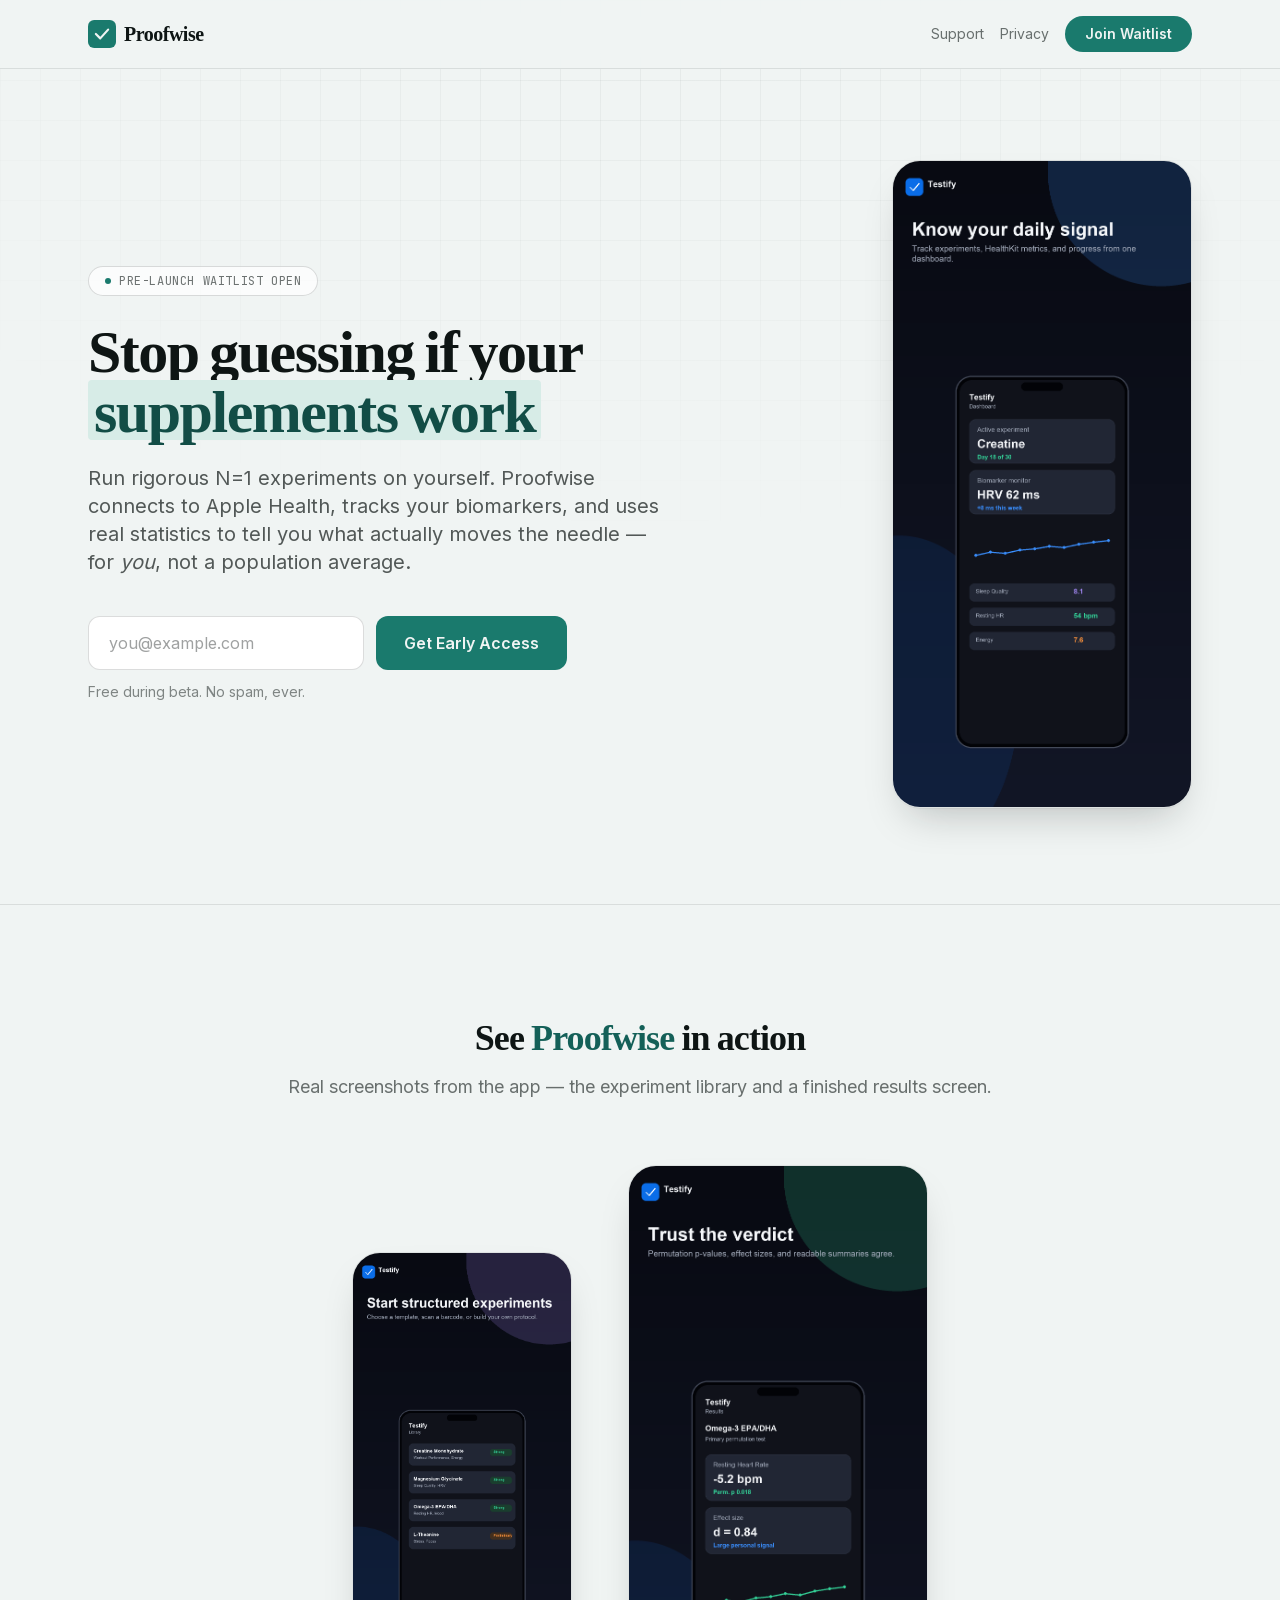
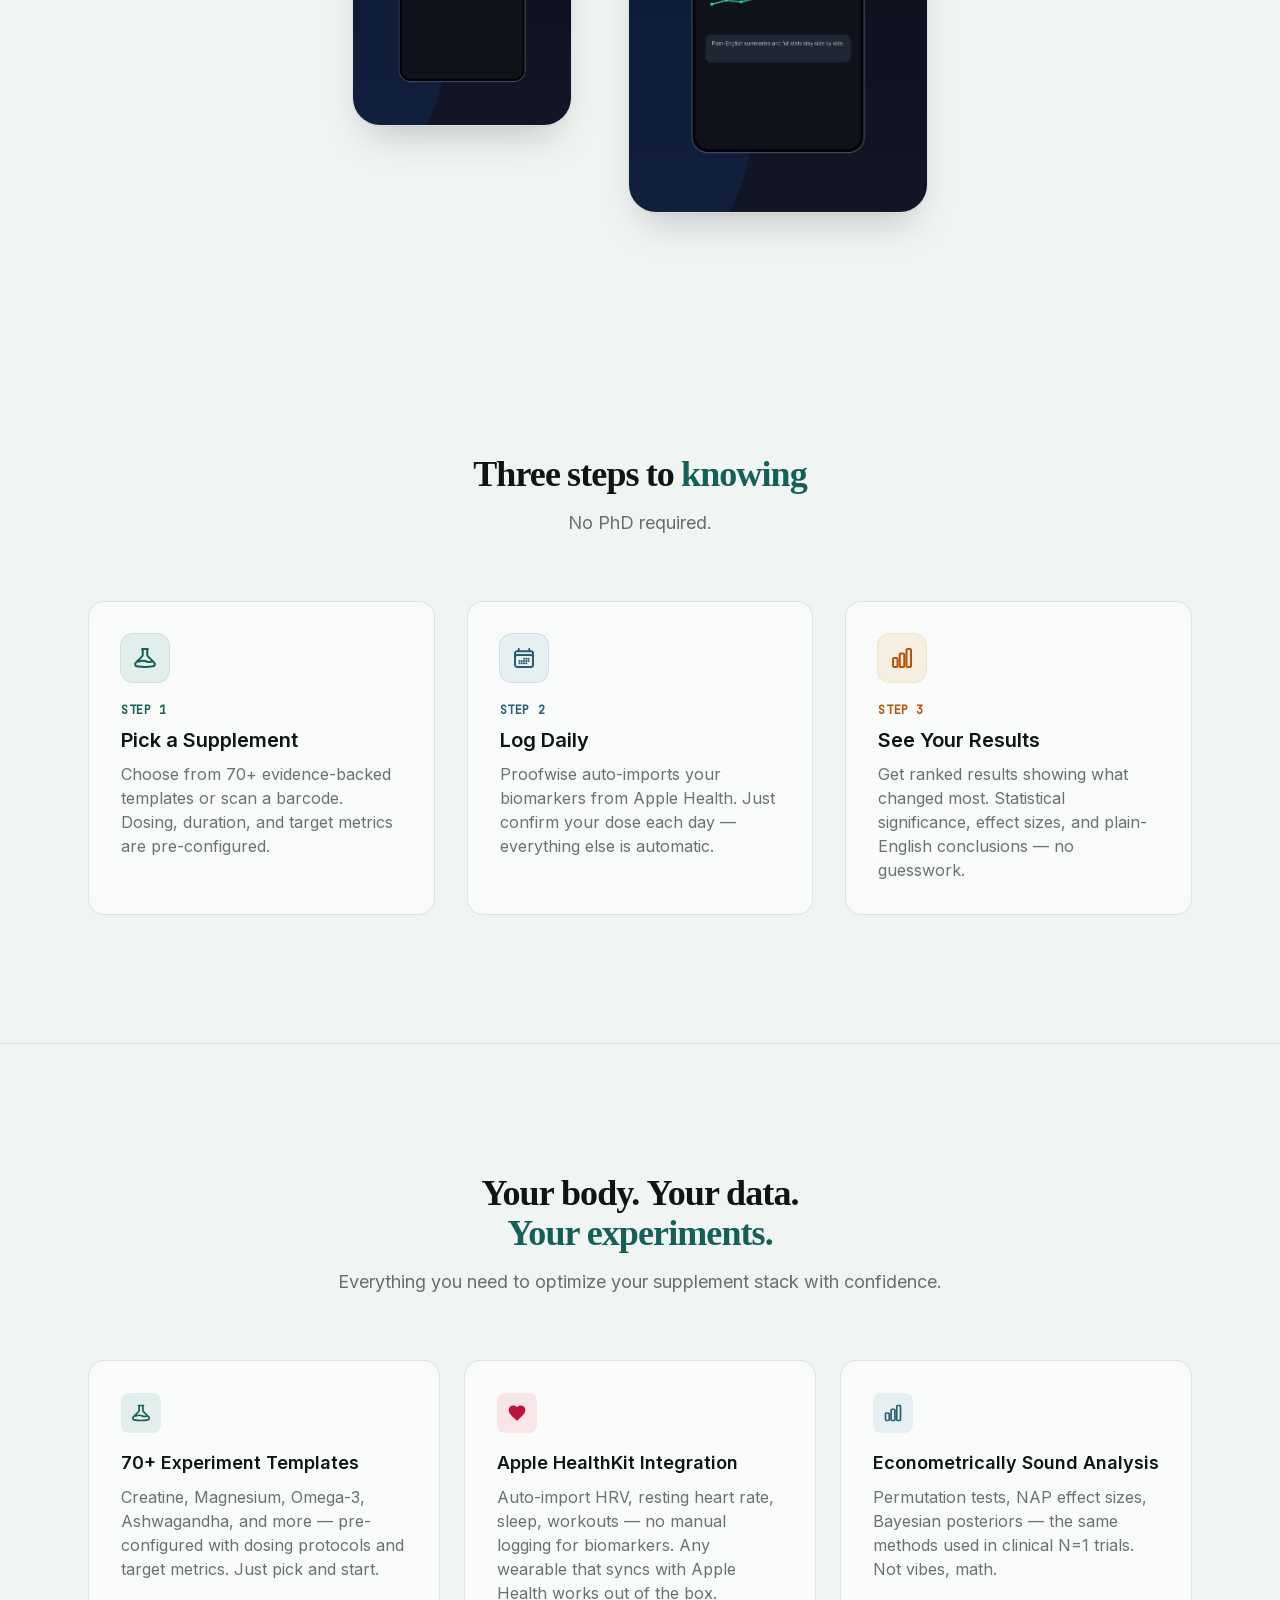
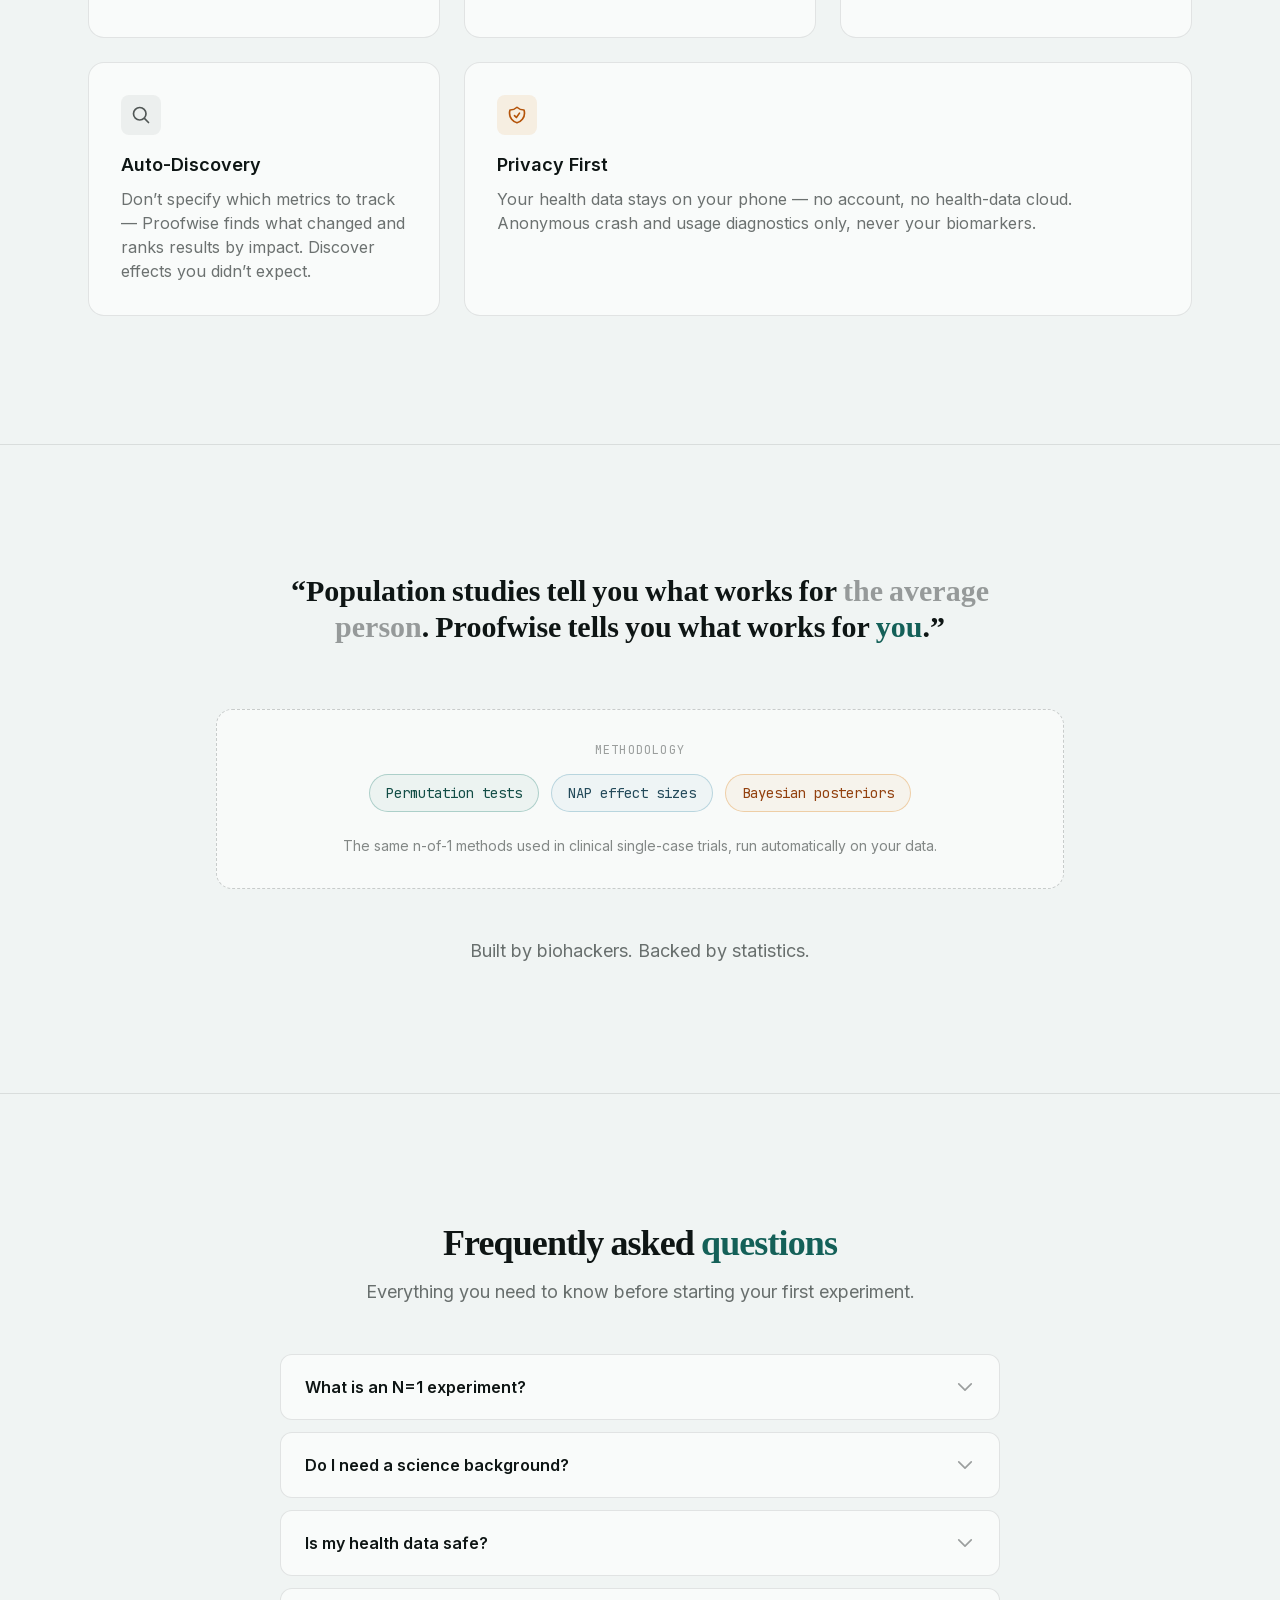
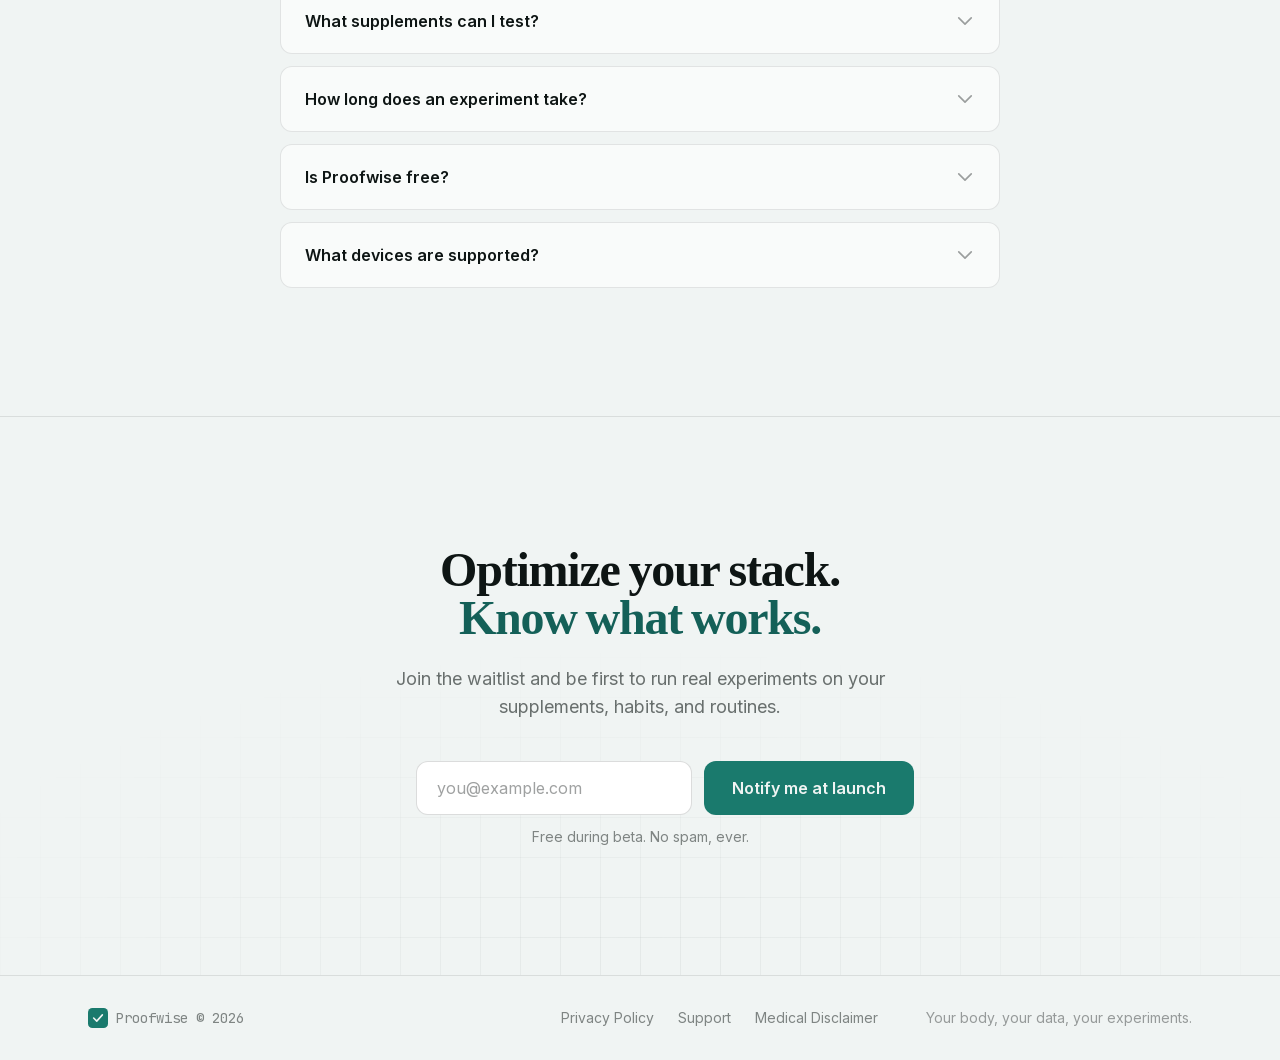
<file: index.html>
<!DOCTYPE html><html lang="en"> <head><meta charset="UTF-8"><meta name="viewport" content="width=device-width, initial-scale=1.0"><meta name="description" content="Run your own N=1 supplement experiments with statistical rigor. Track biomarkers, log interventions, and know what actually works for YOU."><meta name="generator" content="Astro v5.17.3"><meta name="theme-color" content="#F0F4F3"><!-- Open Graph --><meta property="og:title" content="Proofwise - Stop Guessing If Your Supplements Work"><meta property="og:description" content="Run your own N=1 supplement experiments with statistical rigor. Track biomarkers, log interventions, and know what actually works for YOU."><meta property="og:type" content="website"><meta property="og:url" content="https://proofwise-app.github.io/"><meta property="og:image" content="https://proofwise-app.github.io/og-image.png"><meta property="og:image:width" content="1200"><meta property="og:image:height" content="630"><!-- Twitter Card --><meta name="twitter:card" content="summary_large_image"><meta name="twitter:title" content="Proofwise - Stop Guessing If Your Supplements Work"><meta name="twitter:description" content="Run your own N=1 supplement experiments with statistical rigor. Track biomarkers, log interventions, and know what actually works for YOU."><meta name="twitter:image" content="https://proofwise-app.github.io/og-image.png"><!-- Self-hosted fonts: Fraunces (display), Inter (body/UI), JetBrains Mono (stats) --><link rel="preload" href="/fonts/inter-400.woff2" as="font" type="font/woff2" crossorigin><style>
      @font-face {
        font-family: "Inter";
        font-style: normal;
        font-weight: 400;
        font-display: swap;
        src: url("/fonts/inter-400.woff2") format("woff2");
      }
      @font-face {
        font-family: "Inter";
        font-style: normal;
        font-weight: 600;
        font-display: swap;
        src: url("/fonts/inter-600.woff2") format("woff2");
      }
      @font-face {
        font-family: "Fraunces";
        font-style: normal;
        font-weight: 600;
        font-display: swap;
        src: url("/fonts/fraunces-600.woff2") format("woff2");
      }
      @font-face {
        font-family: "JetBrains Mono";
        font-style: normal;
        font-weight: 400;
        font-display: swap;
        src: url("/fonts/jetbrains-mono-400.woff2") format("woff2");
      }
    </style><link rel="canonical" href="https://proofwise-app.github.io/"><link rel="icon" type="image/svg+xml" href="/favicon.svg"><link rel="icon" type="image/png" sizes="32x32" href="/favicon-32.png"><link rel="apple-touch-icon" sizes="180x180" href="/apple-touch-icon.png"><title>Proofwise - Stop Guessing If Your Supplements Work</title><!-- JSON-LD Structured Data --><script type="application/ld+json">{"@context":"https://schema.org","@type":"SoftwareApplication","name":"Proofwise","description":"Run your own N=1 supplement experiments with statistical rigor. Track biomarkers, log interventions, and know what actually works for YOU.","url":"https://proofwise-app.github.io","applicationCategory":"HealthApplication","operatingSystem":"iOS","offers":{"@type":"Offer","price":"0","priceCurrency":"USD","availability":"https://schema.org/PreOrder"},"image":"https://proofwise-app.github.io/og-image.png"}</script><link rel="stylesheet" href="/_astro/index.XkuJxlI-.css">
<style>.faq-item[data-astro-cid-j7pv25f6] summary[data-astro-cid-j7pv25f6]{list-style:none}.faq-item[data-astro-cid-j7pv25f6] summary[data-astro-cid-j7pv25f6]::-webkit-details-marker{display:none}.faq-item[data-astro-cid-j7pv25f6][open] .faq-chevron[data-astro-cid-j7pv25f6]{transform:rotate(180deg)}.device-shot[data-astro-cid-j7pv25f6]{position:relative;border-radius:1.75rem;overflow:hidden;box-shadow:0 1px #0e15140a,0 20px 40px -16px #0e151440;border:1px solid rgba(14,21,20,.08)}.device-shot-lg[data-astro-cid-j7pv25f6]{width:260px}.device-shot-sm[data-astro-cid-j7pv25f6]{width:190px}.device-shot-img[data-astro-cid-j7pv25f6]{display:block;width:100%;height:auto}@media(min-width:640px){.device-shot-lg[data-astro-cid-j7pv25f6]{width:300px}.device-shot-sm[data-astro-cid-j7pv25f6]{width:220px}}
</style></head> <body class="bg-paper text-ink antialiased selection:bg-brand-600/20 selection:text-ink">   <nav class="fixed top-0 z-50 w-full border-b border-ink/10 bg-paper/90 backdrop-blur-xl" data-astro-cid-j7pv25f6> <div class="mx-auto flex max-w-6xl items-center justify-between px-6 py-4" data-astro-cid-j7pv25f6> <a href="/" class="flex items-center gap-2 font-display text-xl font-semibold tracking-tight text-ink" data-astro-cid-j7pv25f6> <svg class="h-7 w-7" viewBox="0 0 64 64" fill="none" xmlns="http://www.w3.org/2000/svg" data-astro-cid-j7pv25f6> <rect width="64" height="64" rx="14" fill="#1A7A6D" data-astro-cid-j7pv25f6></rect> <path d="M18 32 L28 42 L46 22" stroke="#F0F4F3" stroke-width="5" stroke-linecap="round" stroke-linejoin="round" data-astro-cid-j7pv25f6></path> </svg>
Proofwise
</a> <div class="flex items-center gap-4" data-astro-cid-j7pv25f6> <a href="/support/" class="text-sm font-medium text-ink/60 transition hover:text-ink" data-astro-cid-j7pv25f6>Support</a> <a href="/privacy/" class="text-sm font-medium text-ink/60 transition hover:text-ink" data-astro-cid-j7pv25f6>Privacy</a> <a href="#waitlist" class="rounded-full bg-brand-600 px-5 py-2 text-sm font-semibold text-paper transition hover:bg-brand-700 active:scale-[0.98]" data-astro-cid-j7pv25f6>
Join Waitlist
</a> </div> </div> </nav>  <section class="relative overflow-hidden pt-32 pb-16 sm:pt-40 sm:pb-24" data-astro-cid-j7pv25f6> <!-- Graph-paper texture, faded at the edges --> <div class="pointer-events-none absolute inset-0 bg-grid bg-grid opacity-100 [mask-image:radial-gradient(ellipse_70%_60%_at_50%_0%,black,transparent)]" aria-hidden="true" data-astro-cid-j7pv25f6></div> <div class="relative mx-auto max-w-6xl px-6" data-astro-cid-j7pv25f6> <div class="flex flex-col items-center gap-12 lg:flex-row lg:items-center lg:gap-16" data-astro-cid-j7pv25f6> <!-- Left: text content --> <div class="flex-1 text-center lg:text-left" data-astro-cid-j7pv25f6> <div class="mb-6 inline-flex items-center gap-2 rounded-full border border-ink/15 bg-white/70 px-4 py-1.5 font-mono text-xs uppercase tracking-wider text-ink/60" data-astro-cid-j7pv25f6> <span class="h-1.5 w-1.5 rounded-full bg-brand-600 animate-pulse" data-astro-cid-j7pv25f6></span>
Pre-launch waitlist open
</div> <h1 class="font-display text-4xl font-semibold leading-tight tracking-tight text-ink sm:text-5xl lg:text-6xl" data-astro-cid-j7pv25f6>
Stop guessing if your<br data-astro-cid-j7pv25f6> <span class="relative inline-block rounded bg-brand-100 px-1.5 text-brand-800" data-astro-cid-j7pv25f6>supplements work</span> </h1> <p class="mt-6 max-w-xl text-lg leading-relaxed text-ink/70 sm:text-xl lg:mx-0 mx-auto" data-astro-cid-j7pv25f6>
Run rigorous N=1 experiments on yourself. Proofwise connects to Apple Health,
            tracks your biomarkers, and uses real statistics to tell you what actually
            moves the needle &mdash; for <em data-astro-cid-j7pv25f6>you</em>, not a population average.
</p> <!-- Email signup --> <form id="waitlist" data-waitlist-form action="https://formspree.io/f/xwpkjbnq" method="POST" class="mt-10 flex max-w-md flex-col gap-3 sm:flex-row lg:mx-0 mx-auto" data-astro-cid-j7pv25f6> <input type="email" name="email" required placeholder="you@example.com" class="flex-1 rounded-xl border border-ink/15 bg-white px-5 py-3.5 text-ink placeholder-ink/40 outline-none transition focus:border-brand-600 focus:ring-2 focus:ring-brand-600/20" data-astro-cid-j7pv25f6> <button type="submit" class="inline-flex items-center justify-center gap-2 whitespace-nowrap rounded-xl bg-brand-600 px-7 py-3.5 font-semibold text-paper transition hover:bg-brand-700 active:scale-[0.98] disabled:opacity-60 disabled:cursor-not-allowed" data-astro-cid-j7pv25f6> <svg class="hidden h-4 w-4 animate-spin" data-spinner viewBox="0 0 24 24" fill="none" data-astro-cid-j7pv25f6> <circle class="opacity-25" cx="12" cy="12" r="10" stroke="currentColor" stroke-width="4" data-astro-cid-j7pv25f6></circle> <path class="opacity-75" fill="currentColor" d="M4 12a8 8 0 018-8V0C5.373 0 0 5.373 0 12h4z" data-astro-cid-j7pv25f6></path> </svg> <span data-label data-astro-cid-j7pv25f6>Get Early Access</span> </button> </form> <div data-form-feedback class="mt-3 max-w-md lg:mx-0 mx-auto" data-astro-cid-j7pv25f6> <p data-success class="hidden text-sm font-medium text-brand-700" data-astro-cid-j7pv25f6>You're on the list! We'll email you when Proofwise launches.</p> <p data-error class="hidden text-sm font-medium text-red-700" data-astro-cid-j7pv25f6>Something went wrong — please try again.</p> <p data-default class="text-sm text-ink/50 lg:text-left text-center" data-astro-cid-j7pv25f6>Free during beta. No spam, ever.</p> </div> </div> <!-- Right: real app screenshot --> <div class="relative flex-shrink-0" data-astro-cid-j7pv25f6> <div class="device-shot device-shot-lg" data-astro-cid-j7pv25f6> <img src="/screenshots/dashboard.png" alt="Proofwise dashboard showing an active Creatine experiment on day 18 of 30, HRV trending up to 62 ms, resting heart rate 54 bpm, sleep quality 8.1, and energy 7.6" width="1290" height="2796" loading="eager" class="device-shot-img" data-astro-cid-j7pv25f6> </div> </div> </div> </div> </section>  <section class="relative py-20 sm:py-28 border-t border-ink/10" data-astro-cid-j7pv25f6> <div class="mx-auto max-w-6xl px-6" data-astro-cid-j7pv25f6> <div class="text-center" data-astro-cid-j7pv25f6> <h2 class="font-display text-3xl font-semibold tracking-tight text-ink sm:text-4xl" data-astro-cid-j7pv25f6>
See <span class="text-brand-700" data-astro-cid-j7pv25f6>Proofwise</span> in action
</h2> <p class="mt-4 text-lg text-ink/60" data-astro-cid-j7pv25f6>
Real screenshots from the app &mdash; the experiment library and a finished results screen.
</p> </div> <div class="mt-16 flex flex-col items-center justify-center gap-8 sm:flex-row sm:gap-10 lg:gap-14" data-astro-cid-j7pv25f6> <!-- Library screen: hidden on mobile, shown alongside the results screen from sm+ --> <div class="device-shot device-shot-sm hidden sm:block" data-astro-cid-j7pv25f6> <img src="/screenshots/experiment-library.png" alt="Proofwise experiment library listing Creatine Monohydrate, Magnesium Glycinate, and Omega-3 EPA/DHA as strong-evidence templates, and L-Theanine marked preliminary" width="1290" height="2796" loading="lazy" class="device-shot-img" data-astro-cid-j7pv25f6> </div> <!-- Results screen: the single large phone shown on mobile --> <div class="device-shot device-shot-lg" data-astro-cid-j7pv25f6> <img src="/screenshots/results.png" alt="Proofwise results screen for an Omega-3 EPA/DHA experiment showing resting heart rate change of -5.2 bpm, permutation p = 0.018, effect size d = 0.84, and a plain-English summary" width="1290" height="2796" loading="lazy" class="device-shot-img" data-astro-cid-j7pv25f6> </div> </div> </div> </section>  <section class="relative py-24 sm:py-32" data-astro-cid-j7pv25f6> <div class="mx-auto max-w-6xl px-6" data-astro-cid-j7pv25f6> <div class="text-center" data-astro-cid-j7pv25f6> <h2 class="font-display text-3xl font-semibold tracking-tight text-ink sm:text-4xl" data-astro-cid-j7pv25f6>
Three steps to<span class="text-brand-700" data-astro-cid-j7pv25f6> knowing</span> </h2> <p class="mt-4 text-lg text-ink/60" data-astro-cid-j7pv25f6>No PhD required.</p> </div> <div class="mt-16 grid gap-8 sm:grid-cols-3" data-astro-cid-j7pv25f6> <!-- Step 1 --> <div class="group relative rounded-2xl border border-ink/10 bg-white/60 p-8 transition hover:border-brand-600/30" data-astro-cid-j7pv25f6> <div class="mb-5 flex h-12 w-12 items-center justify-center rounded-xl bg-brand-600/10 text-brand-700 ring-1 ring-brand-600/20" data-astro-cid-j7pv25f6> <svg class="h-6 w-6" fill="none" stroke="currentColor" stroke-width="2" viewBox="0 0 24 24" data-astro-cid-j7pv25f6> <path stroke-linecap="round" stroke-linejoin="round" d="M9.75 3.104v5.714a2.25 2.25 0 01-.659 1.591L5 14.5M9.75 3.104c-.251.023-.501.05-.75.082m.75-.082a24.301 24.301 0 014.5 0m0 0v5.714c0 .597.237 1.17.659 1.591L19.8 15.3M14.25 3.104c.251.023.501.05.75.082M19.8 15.3l-1.57.393A9.065 9.065 0 0112 15a9.065 9.065 0 00-6.23.693L5 14.5m14.8.8l1.402 1.402c1.232 1.232.65 3.318-1.067 3.611A48.309 48.309 0 0112 21c-2.773 0-5.491-.235-8.135-.687-1.718-.293-2.3-2.379-1.067-3.61L5 14.5" data-astro-cid-j7pv25f6></path> </svg> </div> <div class="mb-2 font-mono text-xs font-semibold uppercase tracking-wider text-brand-700" data-astro-cid-j7pv25f6>Step 1</div> <h3 class="text-xl font-semibold text-ink" data-astro-cid-j7pv25f6>Pick a Supplement</h3> <p class="mt-2 text-ink/60" data-astro-cid-j7pv25f6>
Choose from 70+ evidence-backed templates or scan a barcode. Dosing, duration, and target metrics are pre-configured.
</p> </div> <!-- Step 2 --> <div class="group relative rounded-2xl border border-ink/10 bg-white/60 p-8 transition hover:border-sea-500/40" data-astro-cid-j7pv25f6> <div class="mb-5 flex h-12 w-12 items-center justify-center rounded-xl bg-sea-500/10 text-sea-700 ring-1 ring-sea-500/25" data-astro-cid-j7pv25f6> <svg class="h-6 w-6" fill="none" stroke="currentColor" stroke-width="2" viewBox="0 0 24 24" data-astro-cid-j7pv25f6> <path stroke-linecap="round" stroke-linejoin="round" d="M6.75 3v2.25M17.25 3v2.25M3 18.75V7.5a2.25 2.25 0 012.25-2.25h13.5A2.25 2.25 0 0121 7.5v11.25m-18 0A2.25 2.25 0 005.25 21h13.5A2.25 2.25 0 0021 18.75m-18 0v-7.5A2.25 2.25 0 015.25 9h13.5A2.25 2.25 0 0121 11.25v7.5m-9-6h.008v.008H12v-.008zM12 15h.008v.008H12V15zm0 2.25h.008v.008H12v-.008zM9.75 15h.008v.008H9.75V15zm0 2.25h.008v.008H9.75v-.008zM7.5 15h.008v.008H7.5V15zm0 2.25h.008v.008H7.5v-.008zm6.75-4.5h.008v.008h-.008v-.008zm0 2.25h.008v.008h-.008V15zm0 2.25h.008v.008h-.008v-.008zm2.25-4.5h.008v.008H16.5v-.008zm0 2.25h.008v.008H16.5V15z" data-astro-cid-j7pv25f6></path> </svg> </div> <div class="mb-2 font-mono text-xs font-semibold uppercase tracking-wider text-sea-700" data-astro-cid-j7pv25f6>Step 2</div> <h3 class="text-xl font-semibold text-ink" data-astro-cid-j7pv25f6>Log Daily</h3> <p class="mt-2 text-ink/60" data-astro-cid-j7pv25f6>
Proofwise auto-imports your biomarkers from Apple Health. Just confirm your dose each day &mdash; everything else is automatic.
</p> </div> <!-- Step 3 --> <div class="group relative rounded-2xl border border-ink/10 bg-white/60 p-8 transition hover:border-amber-600/30" data-astro-cid-j7pv25f6> <div class="mb-5 flex h-12 w-12 items-center justify-center rounded-xl bg-amber-600/10 text-amber-700 ring-1 ring-amber-600/20" data-astro-cid-j7pv25f6> <svg class="h-6 w-6" fill="none" stroke="currentColor" stroke-width="2" viewBox="0 0 24 24" data-astro-cid-j7pv25f6> <path stroke-linecap="round" stroke-linejoin="round" d="M3 13.125C3 12.504 3.504 12 4.125 12h2.25c.621 0 1.125.504 1.125 1.125v6.75C7.5 20.496 6.996 21 6.375 21h-2.25A1.125 1.125 0 013 19.875v-6.75zM9.75 8.625c0-.621.504-1.125 1.125-1.125h2.25c.621 0 1.125.504 1.125 1.125v11.25c0 .621-.504 1.125-1.125 1.125h-2.25a1.125 1.125 0 01-1.125-1.125V8.625zM16.5 4.125c0-.621.504-1.125 1.125-1.125h2.25C20.496 3 21 3.504 21 4.125v15.75c0 .621-.504 1.125-1.125 1.125h-2.25a1.125 1.125 0 01-1.125-1.125V4.125z" data-astro-cid-j7pv25f6></path> </svg> </div> <div class="mb-2 font-mono text-xs font-semibold uppercase tracking-wider text-amber-700" data-astro-cid-j7pv25f6>Step 3</div> <h3 class="text-xl font-semibold text-ink" data-astro-cid-j7pv25f6>See Your Results</h3> <p class="mt-2 text-ink/60" data-astro-cid-j7pv25f6>
Get ranked results showing what changed most. Statistical significance, effect sizes, and plain-English conclusions &mdash; no guesswork.
</p> </div> </div> </div> </section>  <section class="relative py-24 sm:py-32 border-t border-ink/10" data-astro-cid-j7pv25f6> <div class="mx-auto max-w-6xl px-6" data-astro-cid-j7pv25f6> <div class="text-center" data-astro-cid-j7pv25f6> <h2 class="font-display text-3xl font-semibold tracking-tight text-ink sm:text-4xl" data-astro-cid-j7pv25f6>
Your body. Your data.<br data-astro-cid-j7pv25f6> <span class="text-brand-700" data-astro-cid-j7pv25f6>Your experiments.</span> </h2> <p class="mx-auto mt-4 max-w-2xl text-lg text-ink/60" data-astro-cid-j7pv25f6>
Everything you need to optimize your supplement stack with confidence.
</p> </div> <div class="mt-16 grid gap-6 sm:grid-cols-2 lg:grid-cols-3" data-astro-cid-j7pv25f6> <!-- 70+ Experiment Templates --> <div class="rounded-2xl border border-ink/10 bg-white/60 p-8" data-astro-cid-j7pv25f6> <div class="mb-4 flex h-10 w-10 items-center justify-center rounded-lg bg-brand-600/10 text-brand-700" data-astro-cid-j7pv25f6> <svg class="h-5 w-5" fill="none" stroke="currentColor" stroke-width="2" viewBox="0 0 24 24" data-astro-cid-j7pv25f6> <path stroke-linecap="round" stroke-linejoin="round" d="M9.75 3.104v5.714a2.25 2.25 0 01-.659 1.591L5 14.5M9.75 3.104c-.251.023-.501.05-.75.082m.75-.082a24.301 24.301 0 014.5 0m0 0v5.714c0 .597.237 1.17.659 1.591L19.8 15.3M14.25 3.104c.251.023.501.05.75.082M19.8 15.3l-1.57.393A9.065 9.065 0 0112 15a9.065 9.065 0 00-6.23.693L5 14.5m14.8.8l1.402 1.402c1.232 1.232.65 3.318-1.067 3.611A48.309 48.309 0 0112 21c-2.773 0-5.491-.235-8.135-.687-1.718-.293-2.3-2.379-1.067-3.61L5 14.5" data-astro-cid-j7pv25f6></path> </svg> </div> <h3 class="text-lg font-semibold text-ink" data-astro-cid-j7pv25f6>70+ Experiment Templates</h3> <p class="mt-2 text-ink/60" data-astro-cid-j7pv25f6>
Creatine, Magnesium, Omega-3, Ashwagandha, and more &mdash; pre-configured with dosing protocols and target metrics. Just pick and start.
</p> </div> <!-- Apple HealthKit Integration --> <div class="rounded-2xl border border-ink/10 bg-white/60 p-8" data-astro-cid-j7pv25f6> <div class="mb-4 flex h-10 w-10 items-center justify-center rounded-lg bg-rose-600/10 text-rose-700" data-astro-cid-j7pv25f6> <svg class="h-5 w-5" fill="currentColor" viewBox="0 0 24 24" data-astro-cid-j7pv25f6> <path d="M12 21.35l-1.45-1.32C5.4 15.36 2 12.28 2 8.5 2 5.42 4.42 3 7.5 3c1.74 0 3.41.81 4.5 2.09C13.09 3.81 14.76 3 16.5 3 19.58 3 22 5.42 22 8.5c0 3.78-3.4 6.86-8.55 11.54L12 21.35z" data-astro-cid-j7pv25f6></path> </svg> </div> <h3 class="text-lg font-semibold text-ink" data-astro-cid-j7pv25f6>Apple HealthKit Integration</h3> <p class="mt-2 text-ink/60" data-astro-cid-j7pv25f6>
Auto-import HRV, resting heart rate, sleep, workouts &mdash; no manual logging for biomarkers. Any wearable that syncs with Apple Health works out of the box.
</p> </div> <!-- Econometrically Sound Analysis --> <div class="rounded-2xl border border-ink/10 bg-white/60 p-8" data-astro-cid-j7pv25f6> <div class="mb-4 flex h-10 w-10 items-center justify-center rounded-lg bg-sea-500/10 text-sea-700" data-astro-cid-j7pv25f6> <svg class="h-5 w-5" fill="none" stroke="currentColor" stroke-width="2" viewBox="0 0 24 24" data-astro-cid-j7pv25f6> <path stroke-linecap="round" stroke-linejoin="round" d="M3 13.125C3 12.504 3.504 12 4.125 12h2.25c.621 0 1.125.504 1.125 1.125v6.75C7.5 20.496 6.996 21 6.375 21h-2.25A1.125 1.125 0 013 19.875v-6.75zM9.75 8.625c0-.621.504-1.125 1.125-1.125h2.25c.621 0 1.125.504 1.125 1.125v11.25c0 .621-.504 1.125-1.125 1.125h-2.25a1.125 1.125 0 01-1.125-1.125V8.625zM16.5 4.125c0-.621.504-1.125 1.125-1.125h2.25C20.496 3 21 3.504 21 4.125v15.75c0 .621-.504 1.125-1.125 1.125h-2.25a1.125 1.125 0 01-1.125-1.125V4.125z" data-astro-cid-j7pv25f6></path> </svg> </div> <h3 class="text-lg font-semibold text-ink" data-astro-cid-j7pv25f6>Econometrically Sound Analysis</h3> <p class="mt-2 text-ink/60" data-astro-cid-j7pv25f6>
Permutation tests, NAP effect sizes, Bayesian posteriors &mdash; the same methods used in clinical N=1 trials. Not vibes, math.
</p> </div> <!-- Auto-Discovery --> <div class="rounded-2xl border border-ink/10 bg-white/60 p-8" data-astro-cid-j7pv25f6> <div class="mb-4 flex h-10 w-10 items-center justify-center rounded-lg bg-ink/5 text-ink/70" data-astro-cid-j7pv25f6> <svg class="h-5 w-5" fill="none" stroke="currentColor" stroke-width="2" viewBox="0 0 24 24" data-astro-cid-j7pv25f6> <path stroke-linecap="round" stroke-linejoin="round" d="M21 21l-5.197-5.197m0 0A7.5 7.5 0 105.196 5.196a7.5 7.5 0 0010.607 10.607z" data-astro-cid-j7pv25f6></path> </svg> </div> <h3 class="text-lg font-semibold text-ink" data-astro-cid-j7pv25f6>Auto-Discovery</h3> <p class="mt-2 text-ink/60" data-astro-cid-j7pv25f6>
Don&rsquo;t specify which metrics to track &mdash; Proofwise finds what changed and ranks results by impact. Discover effects you didn&rsquo;t expect.
</p> </div> <!-- Privacy First --> <a href="/privacy/" class="block rounded-2xl border border-ink/10 bg-white/60 p-8 transition hover:border-amber-600/30 sm:col-span-2 lg:col-span-2" data-astro-cid-j7pv25f6> <div class="mb-4 flex h-10 w-10 items-center justify-center rounded-lg bg-amber-600/10 text-amber-700" data-astro-cid-j7pv25f6> <svg class="h-5 w-5" fill="none" stroke="currentColor" stroke-width="2" viewBox="0 0 24 24" data-astro-cid-j7pv25f6> <path stroke-linecap="round" stroke-linejoin="round" d="M9 12.75L11.25 15 15 9.75m-3-7.036A11.959 11.959 0 013.598 6 11.99 11.99 0 003 9.749c0 5.592 3.824 10.29 9 11.623 5.176-1.332 9-6.03 9-11.622 0-1.31-.21-2.571-.598-3.751h-.152c-3.196 0-6.1-1.248-8.25-3.285z" data-astro-cid-j7pv25f6></path> </svg> </div> <h3 class="text-lg font-semibold text-ink" data-astro-cid-j7pv25f6>Privacy First</h3> <p class="mt-2 text-ink/60" data-astro-cid-j7pv25f6>
Your health data stays on your phone &mdash; no account, no health-data cloud. Anonymous crash and usage diagnostics only, never your biomarkers.
</p> </a> </div> </div> </section>  <section class="relative py-24 sm:py-32 border-t border-ink/10" data-astro-cid-j7pv25f6> <div class="mx-auto max-w-4xl px-6 text-center" data-astro-cid-j7pv25f6> <div class="mx-auto max-w-3xl" data-astro-cid-j7pv25f6> <p class="font-display text-2xl font-semibold leading-relaxed text-ink sm:text-3xl" data-astro-cid-j7pv25f6>
&ldquo;Population studies tell you what works for
<span class="text-ink/40" data-astro-cid-j7pv25f6>the average person</span>.
          Proofwise tells you what works for
<span class="text-brand-700" data-astro-cid-j7pv25f6>you</span>.&rdquo;
</p> </div> <div class="mt-16 rounded-2xl border border-dashed border-ink/20 bg-white/50 p-8" data-astro-cid-j7pv25f6> <p class="font-mono text-xs uppercase tracking-widest text-ink/40" data-astro-cid-j7pv25f6>Methodology</p> <div class="mt-4 flex flex-wrap items-center justify-center gap-3" data-astro-cid-j7pv25f6> <span class="rounded-full border border-brand-600/30 bg-brand-600/5 px-4 py-2 font-mono text-sm text-brand-800" data-astro-cid-j7pv25f6>Permutation tests</span> <span class="rounded-full border border-sea-500/30 bg-sea-500/5 px-4 py-2 font-mono text-sm text-sea-800" data-astro-cid-j7pv25f6>NAP effect sizes</span> <span class="rounded-full border border-amber-600/30 bg-amber-600/5 px-4 py-2 font-mono text-sm text-amber-800" data-astro-cid-j7pv25f6>Bayesian posteriors</span> </div> <p class="mt-6 text-sm text-ink/50" data-astro-cid-j7pv25f6>
The same n-of-1 methods used in clinical single-case trials, run automatically on your data.
</p> </div> <p class="mt-12 text-lg text-ink/60" data-astro-cid-j7pv25f6>
Built by biohackers. Backed by statistics.
</p> </div> </section>  <section class="relative py-24 sm:py-32 border-t border-ink/10" data-astro-cid-j7pv25f6> <div class="mx-auto max-w-3xl px-6" data-astro-cid-j7pv25f6> <div class="text-center" data-astro-cid-j7pv25f6> <h2 class="font-display text-3xl font-semibold tracking-tight text-ink sm:text-4xl" data-astro-cid-j7pv25f6>
Frequently asked <span class="text-brand-700" data-astro-cid-j7pv25f6>questions</span> </h2> <p class="mt-4 text-lg text-ink/60" data-astro-cid-j7pv25f6>
Everything you need to know before starting your first experiment.
</p> </div> <div class="mt-12 space-y-3" data-astro-cid-j7pv25f6> <details class="faq-item group rounded-xl border border-ink/10 bg-white/60" data-astro-cid-j7pv25f6> <summary class="flex cursor-pointer items-center justify-between gap-4 px-6 py-5 text-left font-semibold text-ink transition hover:text-brand-700" data-astro-cid-j7pv25f6>
What is an N=1 experiment?
<svg class="faq-chevron h-5 w-5 flex-shrink-0 text-ink/40 transition-transform duration-200" fill="none" stroke="currentColor" stroke-width="2" viewBox="0 0 24 24" data-astro-cid-j7pv25f6> <path stroke-linecap="round" stroke-linejoin="round" d="M19.5 8.25l-7.5 7.5-7.5-7.5" data-astro-cid-j7pv25f6></path> </svg> </summary> <div class="px-6 pb-5 text-ink/60 leading-relaxed" data-astro-cid-j7pv25f6>
An N=1 experiment is a scientific method where <em data-astro-cid-j7pv25f6>you</em> are both the researcher and the single subject. Instead of relying on population averages, you run a controlled experiment on yourself &mdash; tracking a baseline period, introducing an intervention (like a supplement), and comparing the results with real statistics. It&rsquo;s the gold standard for personalized health optimization.
</div> </details> <details class="faq-item group rounded-xl border border-ink/10 bg-white/60" data-astro-cid-j7pv25f6> <summary class="flex cursor-pointer items-center justify-between gap-4 px-6 py-5 text-left font-semibold text-ink transition hover:text-brand-700" data-astro-cid-j7pv25f6>
Do I need a science background?
<svg class="faq-chevron h-5 w-5 flex-shrink-0 text-ink/40 transition-transform duration-200" fill="none" stroke="currentColor" stroke-width="2" viewBox="0 0 24 24" data-astro-cid-j7pv25f6> <path stroke-linecap="round" stroke-linejoin="round" d="M19.5 8.25l-7.5 7.5-7.5-7.5" data-astro-cid-j7pv25f6></path> </svg> </summary> <div class="px-6 pb-5 text-ink/60 leading-relaxed" data-astro-cid-j7pv25f6>
Not at all. Proofwise handles all the experimental design and statistical analysis for you. Just pick a supplement, follow the guided protocol, and get clear, visual results. We translate the math into plain-English conclusions like &ldquo;Omega-3 likely improved your resting heart rate.&rdquo;
</div> </details> <details class="faq-item group rounded-xl border border-ink/10 bg-white/60" data-astro-cid-j7pv25f6> <summary class="flex cursor-pointer items-center justify-between gap-4 px-6 py-5 text-left font-semibold text-ink transition hover:text-brand-700" data-astro-cid-j7pv25f6>
Is my health data safe?
<svg class="faq-chevron h-5 w-5 flex-shrink-0 text-ink/40 transition-transform duration-200" fill="none" stroke="currentColor" stroke-width="2" viewBox="0 0 24 24" data-astro-cid-j7pv25f6> <path stroke-linecap="round" stroke-linejoin="round" d="M19.5 8.25l-7.5 7.5-7.5-7.5" data-astro-cid-j7pv25f6></path> </svg> </summary> <div class="px-6 pb-5 text-ink/60 leading-relaxed" data-astro-cid-j7pv25f6>
Yes. Your biomarkers, experiments, and HealthKit data stay on your device &mdash; there's no account and no health-data cloud. We use anonymous crash and usage diagnostics (TelemetryDeck, Sentry) to keep the app working, and barcode scans are looked up via Open Food Facts, but we never upload your health information, sell your data, or share it with third parties. See our <a href="/privacy/" class="text-brand-700 underline hover:text-brand-800" data-astro-cid-j7pv25f6>privacy policy</a> for the full details.
</div> </details> <details class="faq-item group rounded-xl border border-ink/10 bg-white/60" data-astro-cid-j7pv25f6> <summary class="flex cursor-pointer items-center justify-between gap-4 px-6 py-5 text-left font-semibold text-ink transition hover:text-brand-700" data-astro-cid-j7pv25f6>
What supplements can I test?
<svg class="faq-chevron h-5 w-5 flex-shrink-0 text-ink/40 transition-transform duration-200" fill="none" stroke="currentColor" stroke-width="2" viewBox="0 0 24 24" data-astro-cid-j7pv25f6> <path stroke-linecap="round" stroke-linejoin="round" d="M19.5 8.25l-7.5 7.5-7.5-7.5" data-astro-cid-j7pv25f6></path> </svg> </summary> <div class="px-6 pb-5 text-ink/60 leading-relaxed" data-astro-cid-j7pv25f6>
Anything that might affect a measurable biomarker. Common experiments include creatine, magnesium, omega-3, ashwagandha, vitamin D, and caffeine &mdash; but you can test any supplement, habit, or routine change. Proofwise comes with evidence-backed templates for popular protocols, and you can create fully custom experiments.
</div> </details> <details class="faq-item group rounded-xl border border-ink/10 bg-white/60" data-astro-cid-j7pv25f6> <summary class="flex cursor-pointer items-center justify-between gap-4 px-6 py-5 text-left font-semibold text-ink transition hover:text-brand-700" data-astro-cid-j7pv25f6>
How long does an experiment take?
<svg class="faq-chevron h-5 w-5 flex-shrink-0 text-ink/40 transition-transform duration-200" fill="none" stroke="currentColor" stroke-width="2" viewBox="0 0 24 24" data-astro-cid-j7pv25f6> <path stroke-linecap="round" stroke-linejoin="round" d="M19.5 8.25l-7.5 7.5-7.5-7.5" data-astro-cid-j7pv25f6></path> </svg> </summary> <div class="px-6 pb-5 text-ink/60 leading-relaxed" data-astro-cid-j7pv25f6>
Most experiments run 4&ndash;6 weeks: about 2 weeks of baseline measurement followed by 2&ndash;4 weeks of treatment. Shorter experiments are possible but may lack statistical power. Proofwise guides you on the optimal duration based on your chosen biomarker and the effect size you&rsquo;re looking for.
</div> </details> <details class="faq-item group rounded-xl border border-ink/10 bg-white/60" data-astro-cid-j7pv25f6> <summary class="flex cursor-pointer items-center justify-between gap-4 px-6 py-5 text-left font-semibold text-ink transition hover:text-brand-700" data-astro-cid-j7pv25f6>
Is Proofwise free?
<svg class="faq-chevron h-5 w-5 flex-shrink-0 text-ink/40 transition-transform duration-200" fill="none" stroke="currentColor" stroke-width="2" viewBox="0 0 24 24" data-astro-cid-j7pv25f6> <path stroke-linecap="round" stroke-linejoin="round" d="M19.5 8.25l-7.5 7.5-7.5-7.5" data-astro-cid-j7pv25f6></path> </svg> </summary> <div class="px-6 pb-5 text-ink/60 leading-relaxed" data-astro-cid-j7pv25f6>
Proofwise is free during the beta. Join the waitlist to be among the first users when we launch on iOS. We&rsquo;ll share pricing details before any paid plans &mdash; early users will always get special treatment.
</div> </details> <details class="faq-item group rounded-xl border border-ink/10 bg-white/60" data-astro-cid-j7pv25f6> <summary class="flex cursor-pointer items-center justify-between gap-4 px-6 py-5 text-left font-semibold text-ink transition hover:text-brand-700" data-astro-cid-j7pv25f6>
What devices are supported?
<svg class="faq-chevron h-5 w-5 flex-shrink-0 text-ink/40 transition-transform duration-200" fill="none" stroke="currentColor" stroke-width="2" viewBox="0 0 24 24" data-astro-cid-j7pv25f6> <path stroke-linecap="round" stroke-linejoin="round" d="M19.5 8.25l-7.5 7.5-7.5-7.5" data-astro-cid-j7pv25f6></path> </svg> </summary> <div class="px-6 pb-5 text-ink/60 leading-relaxed" data-astro-cid-j7pv25f6>
Proofwise is available on iOS with Apple Health integration. Any wearable that syncs with Apple Health works out of the box &mdash; Apple Watch, Oura Ring, Whoop, Garmin, Fitbit, and more. Android support is on the roadmap.
</div> </details> </div> </div> </section>  <section class="relative py-24 sm:py-32 border-t border-ink/10" data-astro-cid-j7pv25f6> <div class="pointer-events-none absolute inset-0 bg-grid bg-grid opacity-100 [mask-image:radial-gradient(ellipse_60%_60%_at_50%_100%,black,transparent)]" aria-hidden="true" data-astro-cid-j7pv25f6></div> <div class="relative mx-auto max-w-3xl px-6 text-center" data-astro-cid-j7pv25f6> <h2 class="font-display text-3xl font-semibold tracking-tight text-ink sm:text-5xl" data-astro-cid-j7pv25f6>
Optimize your stack.<br data-astro-cid-j7pv25f6> <span class="text-brand-700" data-astro-cid-j7pv25f6>Know what works.</span> </h2> <p class="mx-auto mt-6 max-w-xl text-lg text-ink/60" data-astro-cid-j7pv25f6>
Join the waitlist and be first to run real experiments on your supplements, habits, and routines.
</p> <form data-waitlist-form action="https://formspree.io/f/xwpkjbnq" method="POST" class="mx-auto mt-10 flex max-w-md flex-col gap-3 sm:flex-row" data-astro-cid-j7pv25f6> <input type="email" name="email" required placeholder="you@example.com" class="flex-1 rounded-xl border border-ink/15 bg-white px-5 py-3.5 text-ink placeholder-ink/40 outline-none transition focus:border-brand-600 focus:ring-2 focus:ring-brand-600/20" data-astro-cid-j7pv25f6> <button type="submit" class="inline-flex items-center justify-center gap-2 whitespace-nowrap rounded-xl bg-brand-600 px-7 py-3.5 font-semibold text-paper transition hover:bg-brand-700 active:scale-[0.98] disabled:opacity-60 disabled:cursor-not-allowed" data-astro-cid-j7pv25f6> <svg class="hidden h-4 w-4 animate-spin" data-spinner viewBox="0 0 24 24" fill="none" data-astro-cid-j7pv25f6> <circle class="opacity-25" cx="12" cy="12" r="10" stroke="currentColor" stroke-width="4" data-astro-cid-j7pv25f6></circle> <path class="opacity-75" fill="currentColor" d="M4 12a8 8 0 018-8V0C5.373 0 0 5.373 0 12h4z" data-astro-cid-j7pv25f6></path> </svg> <span data-label data-astro-cid-j7pv25f6>Notify me at launch</span> </button> </form> <div data-form-feedback class="mx-auto mt-3 max-w-md" data-astro-cid-j7pv25f6> <p data-success class="hidden text-sm font-medium text-brand-700 text-center" data-astro-cid-j7pv25f6>You're on the list! We'll email you when Proofwise launches.</p> <p data-error class="hidden text-sm font-medium text-red-700 text-center" data-astro-cid-j7pv25f6>Something went wrong — please try again.</p> <p data-default class="text-sm text-ink/50 text-center" data-astro-cid-j7pv25f6>Free during beta. No spam, ever.</p> </div> </div> </section>  <footer class="border-t border-ink/10 py-8" data-astro-cid-j7pv25f6> <div class="mx-auto max-w-6xl px-6 flex flex-col items-center justify-between gap-4 sm:flex-row" data-astro-cid-j7pv25f6> <div class="flex items-center gap-2 font-mono text-sm text-ink/50" data-astro-cid-j7pv25f6> <svg class="h-5 w-5" viewBox="0 0 64 64" fill="none" xmlns="http://www.w3.org/2000/svg" data-astro-cid-j7pv25f6> <rect width="64" height="64" rx="14" fill="#1A7A6D" data-astro-cid-j7pv25f6></rect> <path d="M18 32 L28 42 L46 22" stroke="#F0F4F3" stroke-width="5" stroke-linecap="round" stroke-linejoin="round" data-astro-cid-j7pv25f6></path> </svg>
Proofwise &copy; 2026
</div> <div class="flex items-center gap-6" data-astro-cid-j7pv25f6> <a href="/privacy/" class="text-sm text-ink/50 hover:text-ink transition" data-astro-cid-j7pv25f6>Privacy Policy</a> <a href="/support/" class="text-sm text-ink/50 hover:text-ink transition" data-astro-cid-j7pv25f6>Support</a> <a href="/privacy/#medical-disclaimer" class="text-sm text-ink/50 hover:text-ink transition" data-astro-cid-j7pv25f6>Medical Disclaimer</a> <div class="flex items-center gap-4" data-astro-cid-j7pv25f6></div> <span class="text-sm text-ink/40" data-astro-cid-j7pv25f6>Your body, your data, your experiments.</span> </div> </div> </footer> <script>
    // Progressive enhancement for the waitlist forms: intercept submit, POST to
    // Formspree via fetch() so users get inline feedback instead of navigating
    // off-site. Falls back to a normal form POST if JS fails for any reason.
    document.querySelectorAll('[data-waitlist-form]').forEach(function (form) {
      var feedback = form.parentElement.querySelector('[data-form-feedback]') || form.nextElementSibling;
      var successEl = feedback && feedback.querySelector('[data-success]');
      var errorEl = feedback && feedback.querySelector('[data-error]');
      var defaultEl = feedback && feedback.querySelector('[data-default]');
      var button = form.querySelector('button[type="submit"]');
      var spinner = form.querySelector('[data-spinner]');
      var label = form.querySelector('[data-label]');

      function showState(state) {
        if (successEl) successEl.classList.toggle('hidden', state !== 'success');
        if (errorEl) errorEl.classList.toggle('hidden', state !== 'error');
        if (defaultEl) defaultEl.classList.toggle('hidden', state === 'success' || state === 'error');
      }

      form.addEventListener('submit', function (event) {
        event.preventDefault();
        showState('default');
        if (button) button.disabled = true;
        if (spinner) spinner.classList.remove('hidden');
        if (label) label.classList.add('sr-only');

        fetch(form.action, {
          method: 'POST',
          body: new FormData(form),
          headers: { Accept: 'application/json' },
        })
          .then(function (response) {
            if (response.ok) {
              showState('success');
              form.reset();
            } else {
              showState('error');
            }
          })
          .catch(function () {
            showState('error');
          })
          .finally(function () {
            if (button) button.disabled = false;
            if (spinner) spinner.classList.add('hidden');
            if (label) label.classList.remove('sr-only');
          });
      });
    });
  </script>   </body></html>
</file>
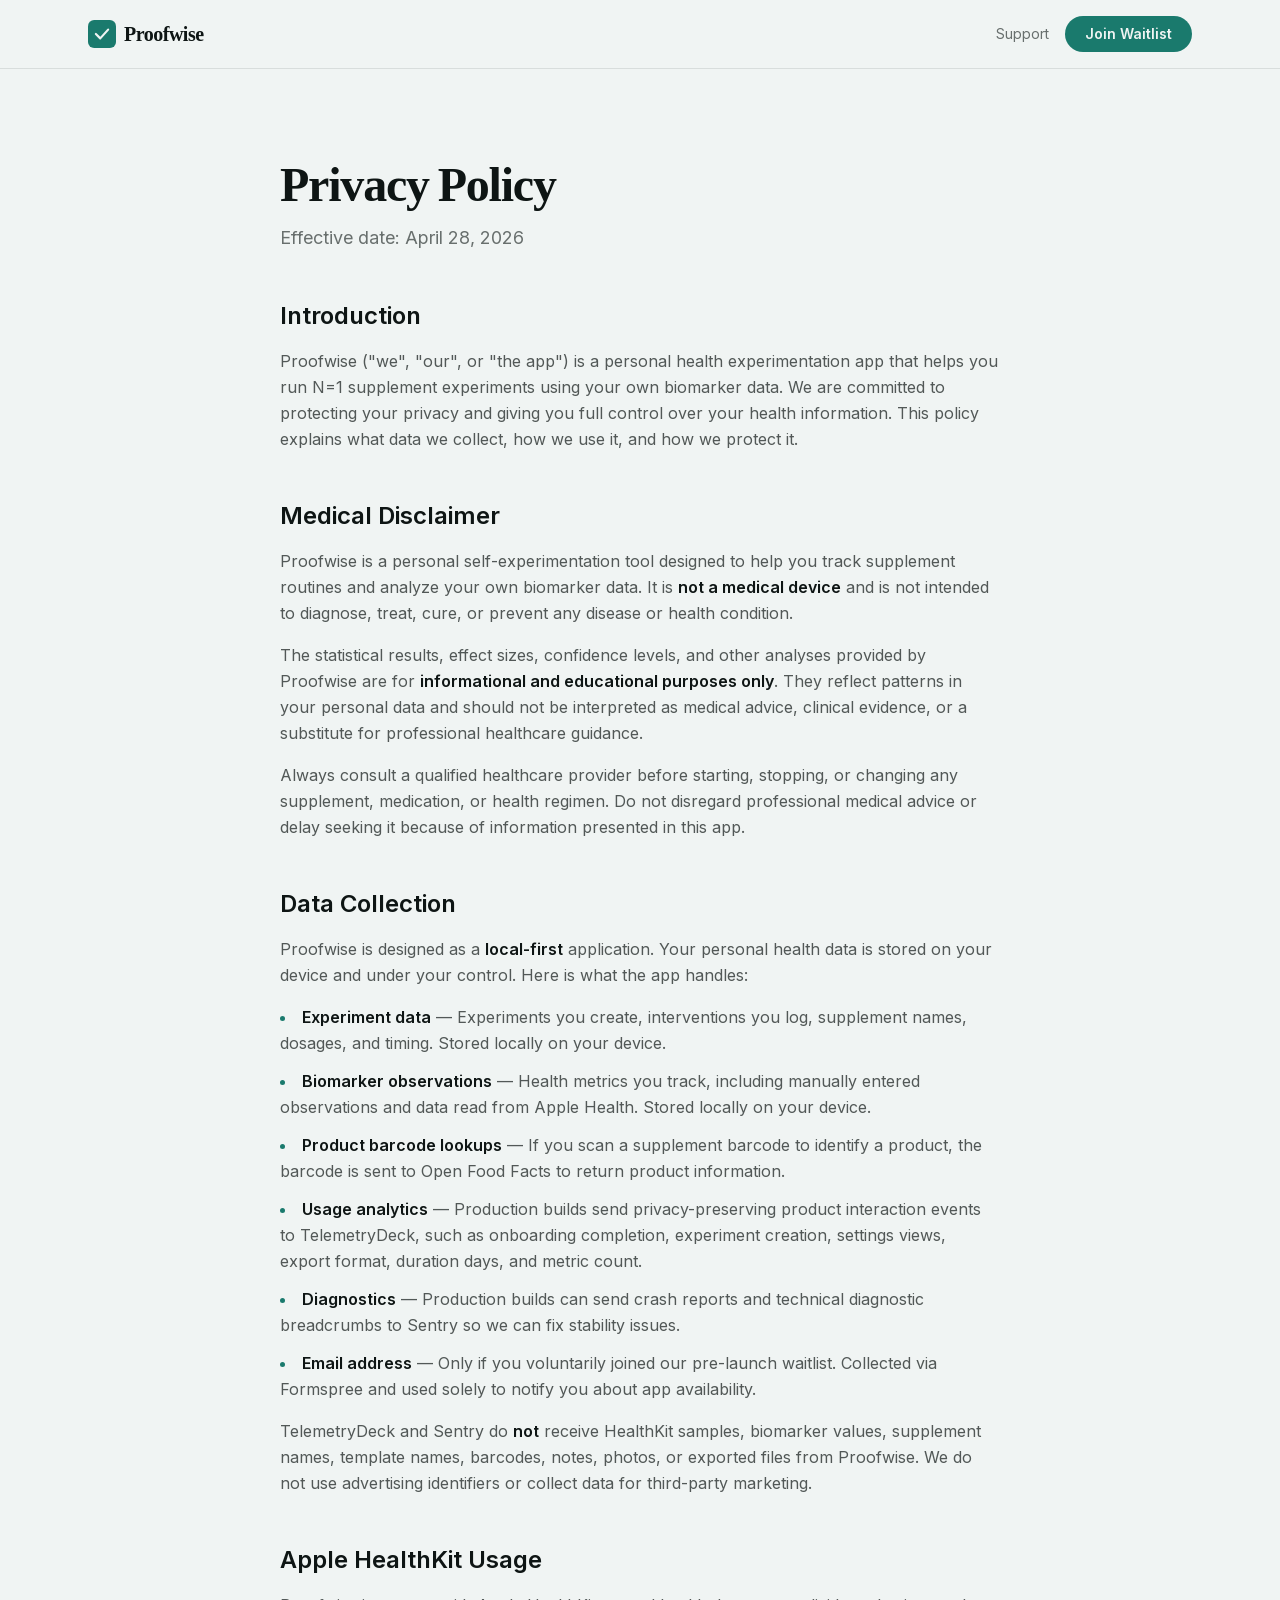
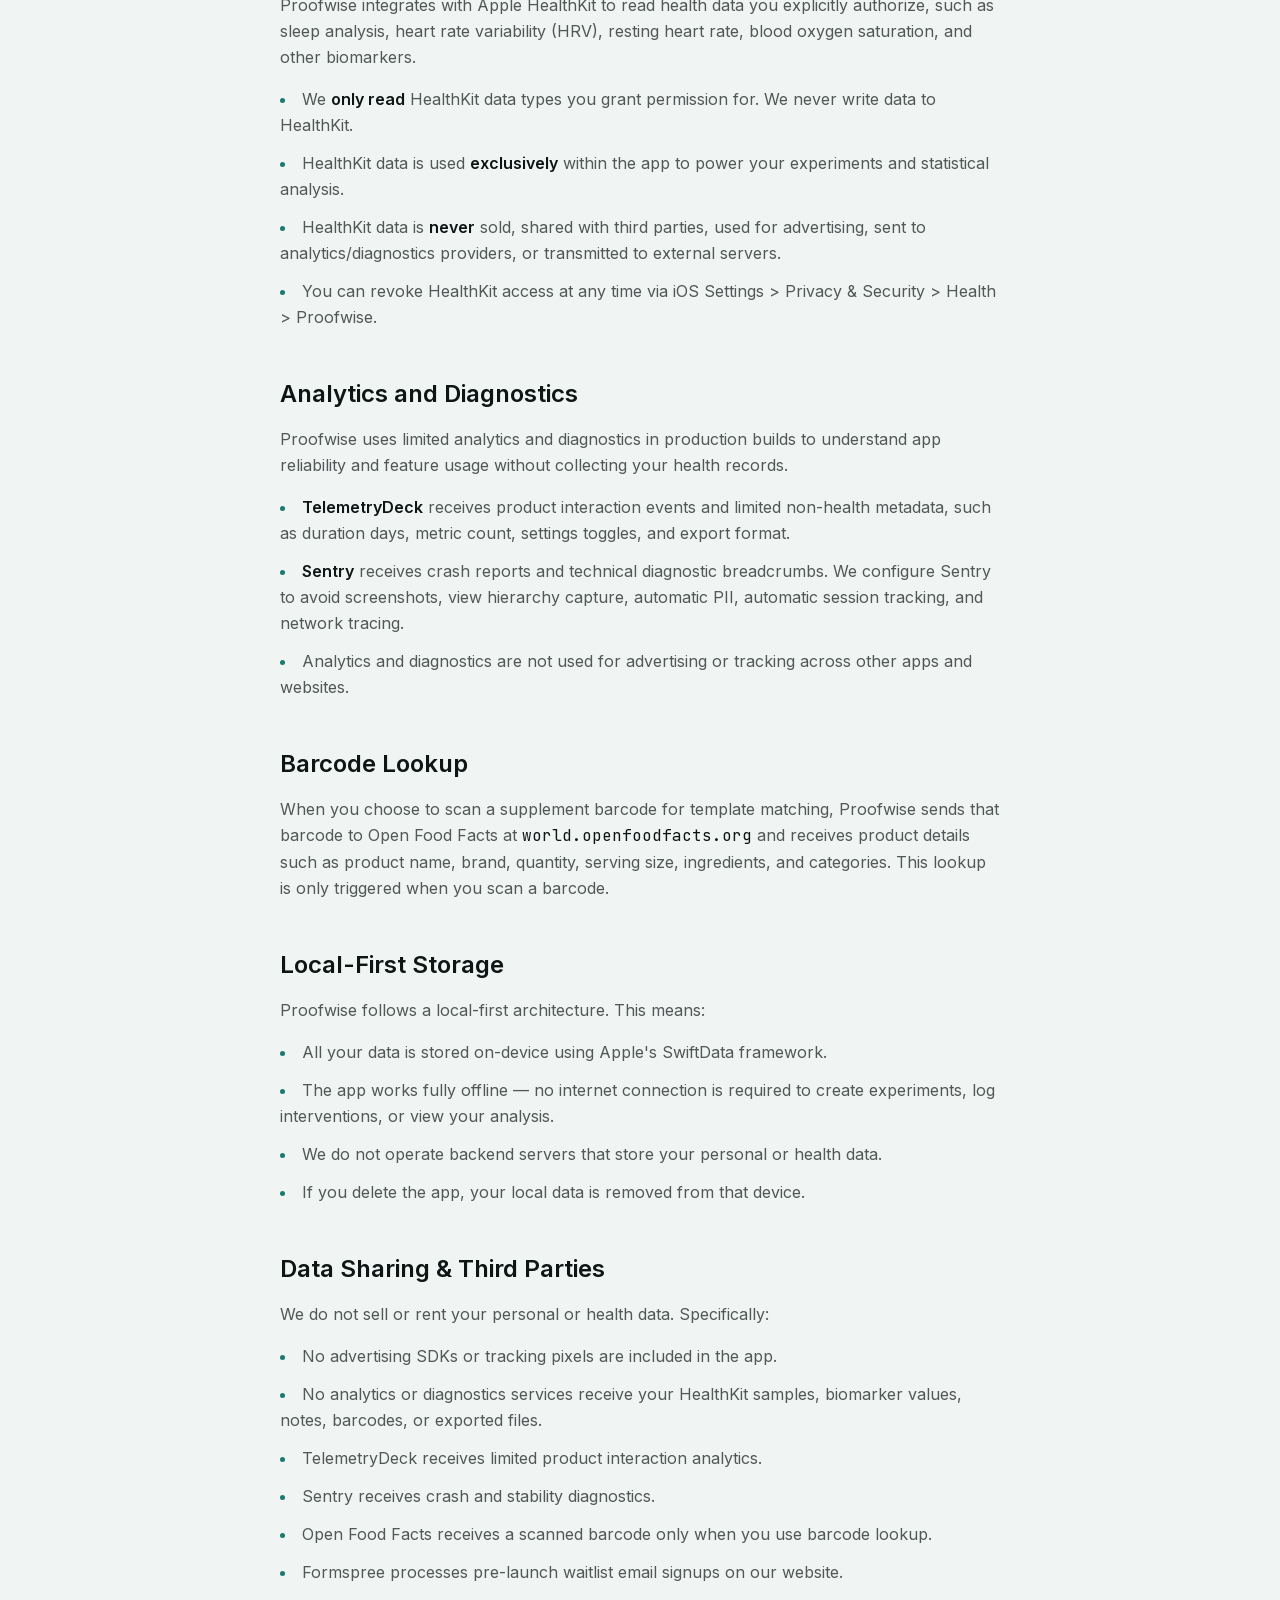
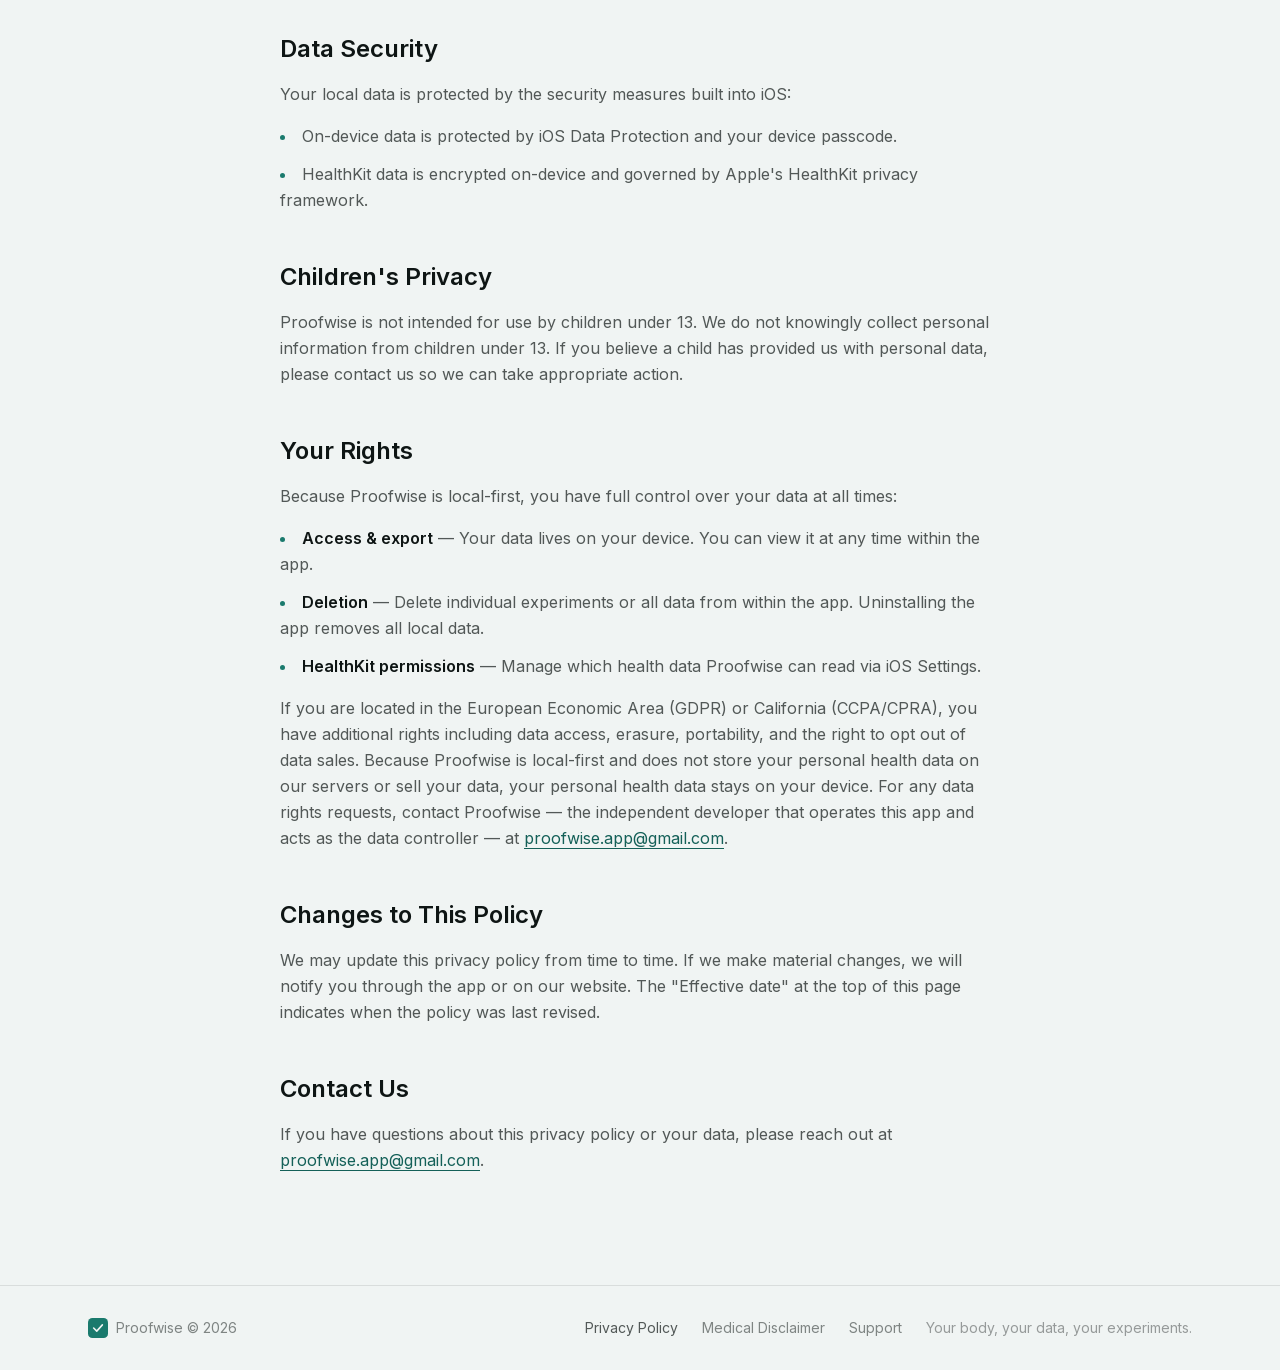
<file: privacy/index.html>
<!DOCTYPE html><html lang="en"> <head><meta charset="UTF-8"><meta name="viewport" content="width=device-width, initial-scale=1.0"><meta name="description" content="Proofwise privacy policy. Learn how we handle your health data, HealthKit integration, analytics, diagnostics, barcode lookup, and local-first storage."><meta name="generator" content="Astro v5.17.3"><meta name="theme-color" content="#F0F4F3"><!-- Open Graph --><meta property="og:title" content="Privacy Policy - Proofwise"><meta property="og:description" content="Proofwise privacy policy. Learn how we handle your health data, HealthKit integration, analytics, diagnostics, barcode lookup, and local-first storage."><meta property="og:type" content="website"><meta property="og:url" content="https://proofwise-app.github.io/privacy/"><meta property="og:image" content="https://proofwise-app.github.io/og-image.png"><meta property="og:image:width" content="1200"><meta property="og:image:height" content="630"><!-- Twitter Card --><meta name="twitter:card" content="summary_large_image"><meta name="twitter:title" content="Privacy Policy - Proofwise"><meta name="twitter:description" content="Proofwise privacy policy. Learn how we handle your health data, HealthKit integration, analytics, diagnostics, barcode lookup, and local-first storage."><meta name="twitter:image" content="https://proofwise-app.github.io/og-image.png"><!-- Self-hosted fonts: Fraunces (display), Inter (body/UI), JetBrains Mono (stats) --><link rel="preload" href="/fonts/inter-400.woff2" as="font" type="font/woff2" crossorigin><style>
      @font-face {
        font-family: "Inter";
        font-style: normal;
        font-weight: 400;
        font-display: swap;
        src: url("/fonts/inter-400.woff2") format("woff2");
      }
      @font-face {
        font-family: "Inter";
        font-style: normal;
        font-weight: 600;
        font-display: swap;
        src: url("/fonts/inter-600.woff2") format("woff2");
      }
      @font-face {
        font-family: "Fraunces";
        font-style: normal;
        font-weight: 600;
        font-display: swap;
        src: url("/fonts/fraunces-600.woff2") format("woff2");
      }
      @font-face {
        font-family: "JetBrains Mono";
        font-style: normal;
        font-weight: 400;
        font-display: swap;
        src: url("/fonts/jetbrains-mono-400.woff2") format("woff2");
      }
    </style><link rel="canonical" href="https://proofwise-app.github.io/privacy/"><link rel="icon" type="image/svg+xml" href="/favicon.svg"><link rel="icon" type="image/png" sizes="32x32" href="/favicon-32.png"><link rel="apple-touch-icon" sizes="180x180" href="/apple-touch-icon.png"><title>Privacy Policy - Proofwise</title><!-- JSON-LD Structured Data --><script type="application/ld+json">{"@context":"https://schema.org","@type":"SoftwareApplication","name":"Proofwise","description":"Proofwise privacy policy. Learn how we handle your health data, HealthKit integration, analytics, diagnostics, barcode lookup, and local-first storage.","url":"https://proofwise-app.github.io","applicationCategory":"HealthApplication","operatingSystem":"iOS","offers":{"@type":"Offer","price":"0","priceCurrency":"USD","availability":"https://schema.org/PreOrder"},"image":"https://proofwise-app.github.io/og-image.png"}</script><link rel="stylesheet" href="/_astro/index.XkuJxlI-.css"></head> <body class="bg-paper text-ink antialiased selection:bg-brand-600/20 selection:text-ink">   <nav class="fixed top-0 z-50 w-full border-b border-ink/10 bg-paper/90 backdrop-blur-xl"> <div class="mx-auto flex max-w-6xl items-center justify-between px-6 py-4"> <a href="/" class="flex items-center gap-2 text-xl font-semibold tracking-tight font-display"> <svg class="h-7 w-7" viewBox="0 0 64 64" fill="none" xmlns="http://www.w3.org/2000/svg"> <rect width="64" height="64" rx="14" fill="#1A7A6D"></rect> <path d="M18 32 L28 42 L46 22" stroke="#F0F4F3" stroke-width="5" stroke-linecap="round" stroke-linejoin="round"></path> </svg>
Proofwise
</a> <div class="flex items-center gap-4"> <a href="/support/" class="text-sm font-medium text-ink/60 transition hover:text-ink">Support</a> <a href="/#waitlist" class="rounded-full bg-brand-600 px-5 py-2 text-sm font-semibold text-paper transition hover:bg-brand-700">
Join Waitlist
</a> </div> </div> </nav>  <section class="relative pt-32 pb-20 sm:pt-40 sm:pb-28"> <div class="mx-auto max-w-3xl px-6"> <h1 class="font-display text-4xl font-semibold tracking-tight text-ink sm:text-5xl">
Privacy Policy
</h1> <p class="mt-4 text-lg text-ink/60">
Effective date: April 28, 2026
</p> <div class="mt-12 space-y-12 text-ink/70 leading-relaxed"> <!-- Introduction --> <div> <h2 class="text-2xl font-semibold text-ink">Introduction</h2> <p class="mt-4">
Proofwise ("we", "our", or "the app") is a personal health experimentation app
            that helps you run N=1 supplement experiments using your own biomarker data. We
            are committed to protecting your privacy and giving you full control over your
            health information. This policy explains what data we collect, how we use it,
            and how we protect it.
</p> </div> <!-- Medical Disclaimer --> <div> <h2 id="medical-disclaimer" class="text-2xl font-semibold text-ink">Medical Disclaimer</h2> <p class="mt-4">
Proofwise is a personal self-experimentation tool designed to help you track
            supplement routines and analyze your own biomarker data. It is
<strong class="text-ink">not a medical device</strong> and is not intended
            to diagnose, treat, cure, or prevent any disease or health condition.
</p> <p class="mt-4">
The statistical results, effect sizes, confidence levels, and other analyses
            provided by Proofwise are for <strong class="text-ink">informational and
            educational purposes only</strong>. They reflect patterns in your personal data
            and should not be interpreted as medical advice, clinical evidence, or a
            substitute for professional healthcare guidance.
</p> <p class="mt-4">
Always consult a qualified healthcare provider before starting, stopping, or
            changing any supplement, medication, or health regimen. Do not disregard
            professional medical advice or delay seeking it because of information
            presented in this app.
</p> </div> <!-- Data Collection --> <div> <h2 class="text-2xl font-semibold text-ink">Data Collection</h2> <p class="mt-4">
Proofwise is designed as a <strong class="text-ink">local-first</strong> application.
            Your personal health data is stored on your device and under your control. Here is what the app handles:
</p> <ul class="mt-4 space-y-3 list-disc list-inside marker:text-brand-600"> <li> <strong class="text-ink">Experiment data</strong> &mdash; Experiments you create,
              interventions you log, supplement names, dosages, and timing. Stored locally on your device.
</li> <li> <strong class="text-ink">Biomarker observations</strong> &mdash; Health metrics you
              track, including manually entered observations and data read from Apple Health. Stored locally on your device.
</li> <li> <strong class="text-ink">Product barcode lookups</strong> &mdash; If you scan a
              supplement barcode to identify a product, the barcode is sent to Open Food Facts to return product information.
</li> <li> <strong class="text-ink">Usage analytics</strong> &mdash; Production builds send
              privacy-preserving product interaction events to TelemetryDeck, such as onboarding completion,
              experiment creation, settings views, export format, duration days, and metric count.
</li> <li> <strong class="text-ink">Diagnostics</strong> &mdash; Production builds can send
              crash reports and technical diagnostic breadcrumbs to Sentry so we can fix stability issues.
</li> <li> <strong class="text-ink">Email address</strong> &mdash; Only if you voluntarily
              joined our pre-launch waitlist. Collected via Formspree and used solely to notify you about app availability.
</li> </ul> <p class="mt-4">
TelemetryDeck and Sentry do <strong class="text-ink">not</strong> receive HealthKit samples,
            biomarker values, supplement names, template names, barcodes, notes, photos, or exported files from Proofwise.
            We do not use advertising identifiers or collect data for third-party marketing.
</p> </div> <!-- HealthKit --> <div> <h2 class="text-2xl font-semibold text-ink">Apple HealthKit Usage</h2> <p class="mt-4">
Proofwise integrates with Apple HealthKit to read health data you explicitly authorize,
            such as sleep analysis, heart rate variability (HRV), resting heart rate, blood oxygen
            saturation, and other biomarkers.
</p> <ul class="mt-4 space-y-3 list-disc list-inside marker:text-brand-600"> <li>
We <strong class="text-ink">only read</strong> HealthKit data types you grant
              permission for. We never write data to HealthKit.
</li> <li>
HealthKit data is used <strong class="text-ink">exclusively</strong> within the
              app to power your experiments and statistical analysis.
</li> <li>
HealthKit data is <strong class="text-ink">never</strong> sold, shared with
              third parties, used for advertising, sent to analytics/diagnostics providers, or transmitted to external servers.
</li> <li>
You can revoke HealthKit access at any time via iOS Settings &gt; Privacy &amp;
              Security &gt; Health &gt; Proofwise.
</li> </ul> </div> <!-- Analytics and Diagnostics --> <div> <h2 class="text-2xl font-semibold text-ink">Analytics and Diagnostics</h2> <p class="mt-4">
Proofwise uses limited analytics and diagnostics in production builds to understand
            app reliability and feature usage without collecting your health records.
</p> <ul class="mt-4 space-y-3 list-disc list-inside marker:text-brand-600"> <li> <strong class="text-ink">TelemetryDeck</strong> receives product interaction
              events and limited non-health metadata, such as duration days, metric count,
              settings toggles, and export format.
</li> <li> <strong class="text-ink">Sentry</strong> receives crash reports and technical
              diagnostic breadcrumbs. We configure Sentry to avoid screenshots, view hierarchy
              capture, automatic PII, automatic session tracking, and network tracing.
</li> <li>
Analytics and diagnostics are not used for advertising or tracking across other
              apps and websites.
</li> </ul> </div> <!-- Barcode Lookup --> <div> <h2 class="text-2xl font-semibold text-ink">Barcode Lookup</h2> <p class="mt-4">
When you choose to scan a supplement barcode for template matching, Proofwise sends
            that barcode to Open Food Facts at <code class="text-ink">world.openfoodfacts.org</code>
and receives product details such as product name, brand, quantity, serving size,
            ingredients, and categories. This lookup is only triggered when you scan a barcode.
</p> </div> <!-- Local-First Storage --> <div> <h2 class="text-2xl font-semibold text-ink">Local-First Storage</h2> <p class="mt-4">
Proofwise follows a local-first architecture. This means:
</p> <ul class="mt-4 space-y-3 list-disc list-inside marker:text-brand-600"> <li>
All your data is stored on-device using Apple's SwiftData framework.
</li> <li>
The app works fully offline &mdash; no internet connection is required to create
              experiments, log interventions, or view your analysis.
</li> <li>
We do not operate backend servers that store your personal or health data.
</li> <li>
If you delete the app, your local data is removed from that device.
</li> </ul> </div> <!-- Data Sharing --> <div> <h2 class="text-2xl font-semibold text-ink">Data Sharing &amp; Third Parties</h2> <p class="mt-4">
We do not sell or rent your personal or health data. Specifically:
</p> <ul class="mt-4 space-y-3 list-disc list-inside marker:text-brand-600"> <li>No advertising SDKs or tracking pixels are included in the app.</li> <li>No analytics or diagnostics services receive your HealthKit samples, biomarker values, notes, barcodes, or exported files.</li> <li>TelemetryDeck receives limited product interaction analytics.</li> <li>Sentry receives crash and stability diagnostics.</li> <li>Open Food Facts receives a scanned barcode only when you use barcode lookup.</li> <li>
Formspree processes pre-launch waitlist email signups on our website.
</li> </ul> </div> <!-- Data Security --> <div> <h2 class="text-2xl font-semibold text-ink">Data Security</h2> <p class="mt-4">
Your local data is protected by the security measures built into iOS:
</p> <ul class="mt-4 space-y-3 list-disc list-inside marker:text-brand-600"> <li>On-device data is protected by iOS Data Protection and your device passcode.</li> <li>HealthKit data is encrypted on-device and governed by Apple's HealthKit privacy framework.</li> </ul> </div> <!-- Children's Privacy --> <div> <h2 class="text-2xl font-semibold text-ink">Children's Privacy</h2> <p class="mt-4">
Proofwise is not intended for use by children under 13. We do not knowingly collect
            personal information from children under 13. If you believe a child has provided us
            with personal data, please contact us so we can take appropriate action.
</p> </div> <!-- Your Rights --> <div> <h2 class="text-2xl font-semibold text-ink">Your Rights</h2> <p class="mt-4">
Because Proofwise is local-first, you have full control over your data at all times:
</p> <ul class="mt-4 space-y-3 list-disc list-inside marker:text-brand-600"> <li> <strong class="text-ink">Access &amp; export</strong> &mdash; Your data lives on
              your device. You can view it at any time within the app.
</li> <li> <strong class="text-ink">Deletion</strong> &mdash; Delete individual experiments
              or all data from within the app. Uninstalling the app removes all local data.
</li> <li> <strong class="text-ink">HealthKit permissions</strong> &mdash; Manage which
              health data Proofwise can read via iOS Settings.
</li> </ul> <p class="mt-4">
If you are located in the European Economic Area (GDPR) or California (CCPA/CPRA),
            you have additional rights including data access, erasure, portability, and the right
            to opt out of data sales. Because Proofwise is local-first and does not store
            your personal health data on our servers or sell your data, your personal health
            data stays on your device. For any
            data rights requests, contact Proofwise — the independent developer that operates this app and acts as the data controller — at
<a href="mailto:proofwise.app@gmail.com" class="text-brand-700 underline underline-offset-4 hover:text-brand-800 transition">proofwise.app@gmail.com</a>.
</p> </div> <!-- Changes to This Policy --> <div> <h2 class="text-2xl font-semibold text-ink">Changes to This Policy</h2> <p class="mt-4">
We may update this privacy policy from time to time. If we make material changes,
            we will notify you through the app or on our website. The "Effective date" at the
            top of this page indicates when the policy was last revised.
</p> </div> <!-- Contact --> <div> <h2 class="text-2xl font-semibold text-ink">Contact Us</h2> <p class="mt-4">
If you have questions about this privacy policy or your data, please reach out
            at
<a href="mailto:proofwise.app@gmail.com" class="text-brand-700 underline underline-offset-4 hover:text-brand-800 transition">proofwise.app@gmail.com</a>.
</p> </div> </div> </div> </section>  <footer class="border-t border-ink/10 py-8"> <div class="mx-auto max-w-6xl px-6 flex flex-col items-center justify-between gap-4 sm:flex-row"> <div class="flex items-center gap-2 text-sm text-ink/50"> <svg class="h-5 w-5" viewBox="0 0 64 64" fill="none" xmlns="http://www.w3.org/2000/svg"> <rect width="64" height="64" rx="14" fill="#1A7A6D"></rect> <path d="M18 32 L28 42 L46 22" stroke="#F0F4F3" stroke-width="5" stroke-linecap="round" stroke-linejoin="round"></path> </svg>
Proofwise &copy; 2026
</div> <div class="flex items-center gap-6"> <span class="text-sm text-ink/70">Privacy Policy</span> <a href="#medical-disclaimer" class="text-sm text-ink/50 hover:text-ink transition">Medical Disclaimer</a> <a href="/support/" class="text-sm text-ink/50 hover:text-ink transition">Support</a> <span class="text-sm text-ink/40">Your body, your data, your experiments.</span> </div> </div> </footer>  </body></html>
</file>
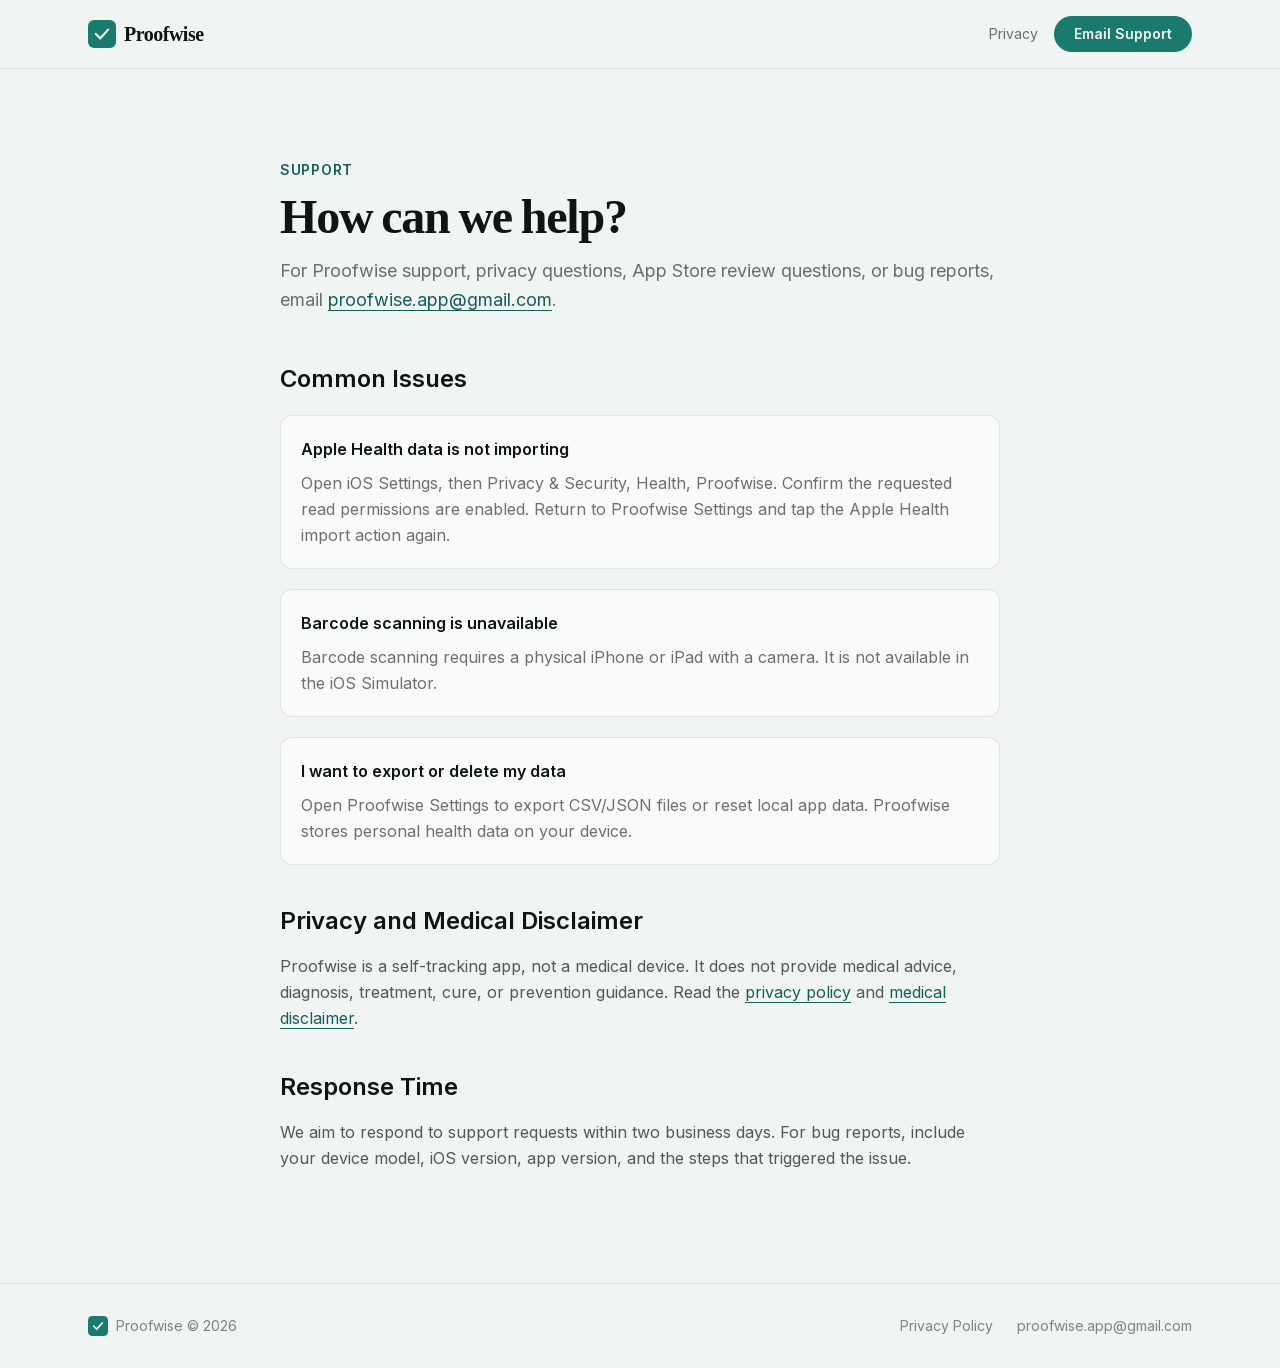
<file: support/index.html>
<!DOCTYPE html><html lang="en"> <head><meta charset="UTF-8"><meta name="viewport" content="width=device-width, initial-scale=1.0"><meta name="description" content="Get support for Proofwise, including Apple Health permissions, barcode scanning, data export, privacy, and app review questions."><meta name="generator" content="Astro v5.17.3"><meta name="theme-color" content="#F0F4F3"><!-- Open Graph --><meta property="og:title" content="Support - Proofwise"><meta property="og:description" content="Get support for Proofwise, including Apple Health permissions, barcode scanning, data export, privacy, and app review questions."><meta property="og:type" content="website"><meta property="og:url" content="https://proofwise-app.github.io/support/"><meta property="og:image" content="https://proofwise-app.github.io/og-image.png"><meta property="og:image:width" content="1200"><meta property="og:image:height" content="630"><!-- Twitter Card --><meta name="twitter:card" content="summary_large_image"><meta name="twitter:title" content="Support - Proofwise"><meta name="twitter:description" content="Get support for Proofwise, including Apple Health permissions, barcode scanning, data export, privacy, and app review questions."><meta name="twitter:image" content="https://proofwise-app.github.io/og-image.png"><!-- Self-hosted fonts: Fraunces (display), Inter (body/UI), JetBrains Mono (stats) --><link rel="preload" href="/fonts/inter-400.woff2" as="font" type="font/woff2" crossorigin><style>
      @font-face {
        font-family: "Inter";
        font-style: normal;
        font-weight: 400;
        font-display: swap;
        src: url("/fonts/inter-400.woff2") format("woff2");
      }
      @font-face {
        font-family: "Inter";
        font-style: normal;
        font-weight: 600;
        font-display: swap;
        src: url("/fonts/inter-600.woff2") format("woff2");
      }
      @font-face {
        font-family: "Fraunces";
        font-style: normal;
        font-weight: 600;
        font-display: swap;
        src: url("/fonts/fraunces-600.woff2") format("woff2");
      }
      @font-face {
        font-family: "JetBrains Mono";
        font-style: normal;
        font-weight: 400;
        font-display: swap;
        src: url("/fonts/jetbrains-mono-400.woff2") format("woff2");
      }
    </style><link rel="canonical" href="https://proofwise-app.github.io/support/"><link rel="icon" type="image/svg+xml" href="/favicon.svg"><link rel="icon" type="image/png" sizes="32x32" href="/favicon-32.png"><link rel="apple-touch-icon" sizes="180x180" href="/apple-touch-icon.png"><title>Support - Proofwise</title><!-- JSON-LD Structured Data --><script type="application/ld+json">{"@context":"https://schema.org","@type":"SoftwareApplication","name":"Proofwise","description":"Get support for Proofwise, including Apple Health permissions, barcode scanning, data export, privacy, and app review questions.","url":"https://proofwise-app.github.io","applicationCategory":"HealthApplication","operatingSystem":"iOS","offers":{"@type":"Offer","price":"0","priceCurrency":"USD","availability":"https://schema.org/PreOrder"},"image":"https://proofwise-app.github.io/og-image.png"}</script><link rel="stylesheet" href="/_astro/index.XkuJxlI-.css"></head> <body class="bg-paper text-ink antialiased selection:bg-brand-600/20 selection:text-ink">  <nav class="fixed top-0 z-50 w-full border-b border-ink/10 bg-paper/90 backdrop-blur-xl"> <div class="mx-auto flex max-w-6xl items-center justify-between px-6 py-4"> <a href="/" class="flex items-center gap-2 text-xl font-semibold tracking-tight font-display"> <svg class="h-7 w-7" viewBox="0 0 64 64" fill="none" xmlns="http://www.w3.org/2000/svg"> <rect width="64" height="64" rx="14" fill="#1A7A6D"></rect> <path d="M18 32 L28 42 L46 22" stroke="#F0F4F3" stroke-width="5" stroke-linecap="round" stroke-linejoin="round"></path> </svg>
Proofwise
</a> <div class="flex items-center gap-4"> <a href="/privacy/" class="text-sm font-medium text-ink/60 transition hover:text-ink">Privacy</a> <a href="mailto:proofwise.app@gmail.com" class="rounded-full bg-brand-600 px-5 py-2 text-sm font-semibold text-paper transition hover:bg-brand-700">
Email Support
</a> </div> </div> </nav> <section class="relative pt-32 pb-20 sm:pt-40 sm:pb-28"> <div class="mx-auto max-w-3xl px-6"> <p class="text-sm font-semibold uppercase tracking-wider text-brand-700">Support</p> <h1 class="mt-3 font-display text-4xl font-semibold tracking-tight text-ink sm:text-5xl">
How can we help?
</h1> <p class="mt-4 text-lg leading-relaxed text-ink/60">
For Proofwise support, privacy questions, App Store review questions, or bug reports,
        email <a href="mailto:proofwise.app@gmail.com" class="text-brand-700 underline underline-offset-4 hover:text-brand-800 transition">proofwise.app@gmail.com</a>.
</p> <div class="mt-12 space-y-10 text-ink/70 leading-relaxed"> <section> <h2 class="text-2xl font-semibold text-ink">Common Issues</h2> <div class="mt-5 space-y-5"> <div class="rounded-xl border border-ink/10 bg-white/60 p-5"> <h3 class="font-semibold text-ink">Apple Health data is not importing</h3> <p class="mt-2 text-ink/60">
Open iOS Settings, then Privacy &amp; Security, Health, Proofwise. Confirm the
                requested read permissions are enabled. Return to Proofwise Settings and tap the
                Apple Health import action again.
</p> </div> <div class="rounded-xl border border-ink/10 bg-white/60 p-5"> <h3 class="font-semibold text-ink">Barcode scanning is unavailable</h3> <p class="mt-2 text-ink/60">
Barcode scanning requires a physical iPhone or iPad with a camera. It is not
                available in the iOS Simulator.
</p> </div> <div class="rounded-xl border border-ink/10 bg-white/60 p-5"> <h3 class="font-semibold text-ink">I want to export or delete my data</h3> <p class="mt-2 text-ink/60">
Open Proofwise Settings to export CSV/JSON files or reset local app data. Proofwise
                stores personal health data on your device.
</p> </div> </div> </section> <section> <h2 class="text-2xl font-semibold text-ink">Privacy and Medical Disclaimer</h2> <p class="mt-4">
Proofwise is a self-tracking app, not a medical device. It does not provide medical
            advice, diagnosis, treatment, cure, or prevention guidance. Read the
<a href="/privacy/" class="text-brand-700 underline underline-offset-4 hover:text-brand-800 transition">privacy policy</a>
and
<a href="/privacy/#medical-disclaimer" class="text-brand-700 underline underline-offset-4 hover:text-brand-800 transition">medical disclaimer</a>.
</p> </section> <section> <h2 class="text-2xl font-semibold text-ink">Response Time</h2> <p class="mt-4">
We aim to respond to support requests within two business days. For bug reports,
            include your device model, iOS version, app version, and the steps that triggered
            the issue.
</p> </section> </div> </div> </section> <footer class="border-t border-ink/10 py-8"> <div class="mx-auto max-w-6xl px-6 flex flex-col items-center justify-between gap-4 sm:flex-row"> <div class="flex items-center gap-2 text-sm text-ink/50"> <svg class="h-5 w-5" viewBox="0 0 64 64" fill="none" xmlns="http://www.w3.org/2000/svg"> <rect width="64" height="64" rx="14" fill="#1A7A6D"></rect> <path d="M18 32 L28 42 L46 22" stroke="#F0F4F3" stroke-width="5" stroke-linecap="round" stroke-linejoin="round"></path> </svg>
Proofwise &copy; 2026
</div> <div class="flex items-center gap-6"> <a href="/privacy/" class="text-sm text-ink/50 hover:text-ink transition">Privacy Policy</a> <a href="mailto:proofwise.app@gmail.com" class="text-sm text-ink/50 hover:text-ink transition">proofwise.app@gmail.com</a> </div> </div> </footer>  </body></html>
</file>
<file: _astro/index.XkuJxlI-.css>
*,:before,:after{--tw-border-spacing-x: 0;--tw-border-spacing-y: 0;--tw-translate-x: 0;--tw-translate-y: 0;--tw-rotate: 0;--tw-skew-x: 0;--tw-skew-y: 0;--tw-scale-x: 1;--tw-scale-y: 1;--tw-pan-x: ;--tw-pan-y: ;--tw-pinch-zoom: ;--tw-scroll-snap-strictness: proximity;--tw-gradient-from-position: ;--tw-gradient-via-position: ;--tw-gradient-to-position: ;--tw-ordinal: ;--tw-slashed-zero: ;--tw-numeric-figure: ;--tw-numeric-spacing: ;--tw-numeric-fraction: ;--tw-ring-inset: ;--tw-ring-offset-width: 0px;--tw-ring-offset-color: #fff;--tw-ring-color: rgb(59 130 246 / .5);--tw-ring-offset-shadow: 0 0 #0000;--tw-ring-shadow: 0 0 #0000;--tw-shadow: 0 0 #0000;--tw-shadow-colored: 0 0 #0000;--tw-blur: ;--tw-brightness: ;--tw-contrast: ;--tw-grayscale: ;--tw-hue-rotate: ;--tw-invert: ;--tw-saturate: ;--tw-sepia: ;--tw-drop-shadow: ;--tw-backdrop-blur: ;--tw-backdrop-brightness: ;--tw-backdrop-contrast: ;--tw-backdrop-grayscale: ;--tw-backdrop-hue-rotate: ;--tw-backdrop-invert: ;--tw-backdrop-opacity: ;--tw-backdrop-saturate: ;--tw-backdrop-sepia: ;--tw-contain-size: ;--tw-contain-layout: ;--tw-contain-paint: ;--tw-contain-style: }::backdrop{--tw-border-spacing-x: 0;--tw-border-spacing-y: 0;--tw-translate-x: 0;--tw-translate-y: 0;--tw-rotate: 0;--tw-skew-x: 0;--tw-skew-y: 0;--tw-scale-x: 1;--tw-scale-y: 1;--tw-pan-x: ;--tw-pan-y: ;--tw-pinch-zoom: ;--tw-scroll-snap-strictness: proximity;--tw-gradient-from-position: ;--tw-gradient-via-position: ;--tw-gradient-to-position: ;--tw-ordinal: ;--tw-slashed-zero: ;--tw-numeric-figure: ;--tw-numeric-spacing: ;--tw-numeric-fraction: ;--tw-ring-inset: ;--tw-ring-offset-width: 0px;--tw-ring-offset-color: #fff;--tw-ring-color: rgb(59 130 246 / .5);--tw-ring-offset-shadow: 0 0 #0000;--tw-ring-shadow: 0 0 #0000;--tw-shadow: 0 0 #0000;--tw-shadow-colored: 0 0 #0000;--tw-blur: ;--tw-brightness: ;--tw-contrast: ;--tw-grayscale: ;--tw-hue-rotate: ;--tw-invert: ;--tw-saturate: ;--tw-sepia: ;--tw-drop-shadow: ;--tw-backdrop-blur: ;--tw-backdrop-brightness: ;--tw-backdrop-contrast: ;--tw-backdrop-grayscale: ;--tw-backdrop-hue-rotate: ;--tw-backdrop-invert: ;--tw-backdrop-opacity: ;--tw-backdrop-saturate: ;--tw-backdrop-sepia: ;--tw-contain-size: ;--tw-contain-layout: ;--tw-contain-paint: ;--tw-contain-style: }*,:before,:after{box-sizing:border-box;border-width:0;border-style:solid;border-color:#e5e7eb}:before,:after{--tw-content: ""}html,:host{line-height:1.5;-webkit-text-size-adjust:100%;-moz-tab-size:4;-o-tab-size:4;tab-size:4;font-family:Inter,system-ui,-apple-system,BlinkMacSystemFont,sans-serif;font-feature-settings:normal;font-variation-settings:normal;-webkit-tap-highlight-color:transparent}body{margin:0;line-height:inherit}hr{height:0;color:inherit;border-top-width:1px}abbr:where([title]){-webkit-text-decoration:underline dotted;text-decoration:underline dotted}h1,h2,h3,h4,h5,h6{font-size:inherit;font-weight:inherit}a{color:inherit;text-decoration:inherit}b,strong{font-weight:bolder}code,kbd,samp,pre{font-family:JetBrains Mono,ui-monospace,monospace;font-feature-settings:normal;font-variation-settings:normal;font-size:1em}small{font-size:80%}sub,sup{font-size:75%;line-height:0;position:relative;vertical-align:baseline}sub{bottom:-.25em}sup{top:-.5em}table{text-indent:0;border-color:inherit;border-collapse:collapse}button,input,optgroup,select,textarea{font-family:inherit;font-feature-settings:inherit;font-variation-settings:inherit;font-size:100%;font-weight:inherit;line-height:inherit;letter-spacing:inherit;color:inherit;margin:0;padding:0}button,select{text-transform:none}button,input:where([type=button]),input:where([type=reset]),input:where([type=submit]){-webkit-appearance:button;background-color:transparent;background-image:none}:-moz-focusring{outline:auto}:-moz-ui-invalid{box-shadow:none}progress{vertical-align:baseline}::-webkit-inner-spin-button,::-webkit-outer-spin-button{height:auto}[type=search]{-webkit-appearance:textfield;outline-offset:-2px}::-webkit-search-decoration{-webkit-appearance:none}::-webkit-file-upload-button{-webkit-appearance:button;font:inherit}summary{display:list-item}blockquote,dl,dd,h1,h2,h3,h4,h5,h6,hr,figure,p,pre{margin:0}fieldset{margin:0;padding:0}legend{padding:0}ol,ul,menu{list-style:none;margin:0;padding:0}dialog{padding:0}textarea{resize:vertical}input::-moz-placeholder,textarea::-moz-placeholder{opacity:1;color:#9ca3af}input::placeholder,textarea::placeholder{opacity:1;color:#9ca3af}button,[role=button]{cursor:pointer}:disabled{cursor:default}img,svg,video,canvas,audio,iframe,embed,object{display:block;vertical-align:middle}img,video{max-width:100%;height:auto}[hidden]:where(:not([hidden=until-found])){display:none}.sr-only{position:absolute;width:1px;height:1px;padding:0;margin:-1px;overflow:hidden;clip:rect(0,0,0,0);white-space:nowrap;border-width:0}.pointer-events-none{pointer-events:none}.fixed{position:fixed}.absolute{position:absolute}.relative{position:relative}.inset-0{inset:0}.top-0{top:0}.z-50{z-index:50}.mx-auto{margin-left:auto;margin-right:auto}.mb-2{margin-bottom:.5rem}.mb-4{margin-bottom:1rem}.mb-5{margin-bottom:1.25rem}.mb-6{margin-bottom:1.5rem}.mt-10{margin-top:2.5rem}.mt-12{margin-top:3rem}.mt-16{margin-top:4rem}.mt-2{margin-top:.5rem}.mt-3{margin-top:.75rem}.mt-4{margin-top:1rem}.mt-5{margin-top:1.25rem}.mt-6{margin-top:1.5rem}.block{display:block}.inline-block{display:inline-block}.inline{display:inline}.flex{display:flex}.inline-flex{display:inline-flex}.grid{display:grid}.hidden{display:none}.h-1\.5{height:.375rem}.h-10{height:2.5rem}.h-12{height:3rem}.h-4{height:1rem}.h-5{height:1.25rem}.h-6{height:1.5rem}.h-7{height:1.75rem}.w-1\.5{width:.375rem}.w-10{width:2.5rem}.w-12{width:3rem}.w-4{width:1rem}.w-5{width:1.25rem}.w-6{width:1.5rem}.w-7{width:1.75rem}.w-full{width:100%}.max-w-2xl{max-width:42rem}.max-w-3xl{max-width:48rem}.max-w-4xl{max-width:56rem}.max-w-6xl{max-width:72rem}.max-w-md{max-width:28rem}.max-w-xl{max-width:36rem}.flex-1{flex:1 1 0%}.flex-shrink-0{flex-shrink:0}.transform{transform:translate(var(--tw-translate-x),var(--tw-translate-y)) rotate(var(--tw-rotate)) skew(var(--tw-skew-x)) skewY(var(--tw-skew-y)) scaleX(var(--tw-scale-x)) scaleY(var(--tw-scale-y))}@keyframes pulse{50%{opacity:.5}}.animate-pulse{animation:pulse 2s cubic-bezier(.4,0,.6,1) infinite}@keyframes spin{to{transform:rotate(360deg)}}.animate-spin{animation:spin 1s linear infinite}.cursor-pointer{cursor:pointer}.list-inside{list-style-position:inside}.list-disc{list-style-type:disc}.flex-col{flex-direction:column}.flex-wrap{flex-wrap:wrap}.items-center{align-items:center}.justify-center{justify-content:center}.justify-between{justify-content:space-between}.gap-12{gap:3rem}.gap-2{gap:.5rem}.gap-3{gap:.75rem}.gap-4{gap:1rem}.gap-6{gap:1.5rem}.gap-8{gap:2rem}.space-y-10>:not([hidden])~:not([hidden]){--tw-space-y-reverse: 0;margin-top:calc(2.5rem * calc(1 - var(--tw-space-y-reverse)));margin-bottom:calc(2.5rem * var(--tw-space-y-reverse))}.space-y-12>:not([hidden])~:not([hidden]){--tw-space-y-reverse: 0;margin-top:calc(3rem * calc(1 - var(--tw-space-y-reverse)));margin-bottom:calc(3rem * var(--tw-space-y-reverse))}.space-y-3>:not([hidden])~:not([hidden]){--tw-space-y-reverse: 0;margin-top:calc(.75rem * calc(1 - var(--tw-space-y-reverse)));margin-bottom:calc(.75rem * var(--tw-space-y-reverse))}.space-y-5>:not([hidden])~:not([hidden]){--tw-space-y-reverse: 0;margin-top:calc(1.25rem * calc(1 - var(--tw-space-y-reverse)));margin-bottom:calc(1.25rem * var(--tw-space-y-reverse))}.overflow-hidden{overflow:hidden}.whitespace-nowrap{white-space:nowrap}.rounded{border-radius:.25rem}.rounded-2xl{border-radius:1rem}.rounded-full{border-radius:9999px}.rounded-lg{border-radius:.5rem}.rounded-xl{border-radius:.75rem}.border{border-width:1px}.border-b{border-bottom-width:1px}.border-t{border-top-width:1px}.border-dashed{border-style:dashed}.border-amber-600\/30{border-color:#d977064d}.border-brand-600\/30{border-color:#1a7a6d4d}.border-ink\/10{border-color:#0e15141a}.border-ink\/15{border-color:#0e151426}.border-ink\/20{border-color:#0e151433}.border-sea-500\/30{border-color:#3d8ba84d}.bg-amber-600\/10{background-color:#d977061a}.bg-amber-600\/5{background-color:#d977060d}.bg-brand-100{--tw-bg-opacity: 1;background-color:rgb(215 236 231 / var(--tw-bg-opacity, 1))}.bg-brand-600{--tw-bg-opacity: 1;background-color:rgb(26 122 109 / var(--tw-bg-opacity, 1))}.bg-brand-600\/10{background-color:#1a7a6d1a}.bg-brand-600\/5{background-color:#1a7a6d0d}.bg-ink\/5{background-color:#0e15140d}.bg-paper{--tw-bg-opacity: 1;background-color:rgb(240 244 243 / var(--tw-bg-opacity, 1))}.bg-paper\/90{background-color:#f0f4f3e6}.bg-rose-600\/10{background-color:#e11d481a}.bg-sea-500\/10{background-color:#3d8ba81a}.bg-sea-500\/5{background-color:#3d8ba80d}.bg-white{--tw-bg-opacity: 1;background-color:rgb(255 255 255 / var(--tw-bg-opacity, 1))}.bg-white\/50{background-color:#ffffff80}.bg-white\/60{background-color:#fff9}.bg-white\/70{background-color:#ffffffb3}.bg-grid{background-image:linear-gradient(rgba(14,21,20,.05) 1px,transparent 1px),linear-gradient(90deg,rgba(14,21,20,.05) 1px,transparent 1px);background-size:40px 40px}.p-5{padding:1.25rem}.p-8{padding:2rem}.px-1\.5{padding-left:.375rem;padding-right:.375rem}.px-4{padding-left:1rem;padding-right:1rem}.px-5{padding-left:1.25rem;padding-right:1.25rem}.px-6{padding-left:1.5rem;padding-right:1.5rem}.px-7{padding-left:1.75rem;padding-right:1.75rem}.py-1\.5{padding-top:.375rem;padding-bottom:.375rem}.py-2{padding-top:.5rem;padding-bottom:.5rem}.py-20{padding-top:5rem;padding-bottom:5rem}.py-24{padding-top:6rem;padding-bottom:6rem}.py-3\.5{padding-top:.875rem;padding-bottom:.875rem}.py-4{padding-top:1rem;padding-bottom:1rem}.py-5{padding-top:1.25rem;padding-bottom:1.25rem}.py-8{padding-top:2rem;padding-bottom:2rem}.pb-16{padding-bottom:4rem}.pb-20{padding-bottom:5rem}.pb-5{padding-bottom:1.25rem}.pt-32{padding-top:8rem}.text-left{text-align:left}.text-center{text-align:center}.font-display{font-family:Fraunces,Georgia,serif}.font-mono{font-family:JetBrains Mono,ui-monospace,monospace}.text-2xl{font-size:1.5rem;line-height:2rem}.text-3xl{font-size:1.875rem;line-height:2.25rem}.text-4xl{font-size:2.25rem;line-height:2.5rem}.text-lg{font-size:1.125rem;line-height:1.75rem}.text-sm{font-size:.875rem;line-height:1.25rem}.text-xl{font-size:1.25rem;line-height:1.75rem}.text-xs{font-size:.75rem;line-height:1rem}.font-medium{font-weight:500}.font-semibold{font-weight:600}.uppercase{text-transform:uppercase}.leading-relaxed{line-height:1.625}.leading-tight{line-height:1.25}.tracking-tight{letter-spacing:-.025em}.tracking-wider{letter-spacing:.05em}.tracking-widest{letter-spacing:.1em}.text-amber-700{--tw-text-opacity: 1;color:rgb(180 83 9 / var(--tw-text-opacity, 1))}.text-amber-800{--tw-text-opacity: 1;color:rgb(146 64 14 / var(--tw-text-opacity, 1))}.text-brand-700{--tw-text-opacity: 1;color:rgb(20 96 88 / var(--tw-text-opacity, 1))}.text-brand-800{--tw-text-opacity: 1;color:rgb(18 77 70 / var(--tw-text-opacity, 1))}.text-ink{--tw-text-opacity: 1;color:rgb(14 21 20 / var(--tw-text-opacity, 1))}.text-ink\/40{color:#0e151466}.text-ink\/50{color:#0e151480}.text-ink\/60{color:#0e151499}.text-ink\/70{color:#0e1514b3}.text-paper{--tw-text-opacity: 1;color:rgb(240 244 243 / var(--tw-text-opacity, 1))}.text-red-700{--tw-text-opacity: 1;color:rgb(185 28 28 / var(--tw-text-opacity, 1))}.text-rose-700{--tw-text-opacity: 1;color:rgb(190 18 60 / var(--tw-text-opacity, 1))}.text-sea-700{--tw-text-opacity: 1;color:rgb(41 92 112 / var(--tw-text-opacity, 1))}.text-sea-800{--tw-text-opacity: 1;color:rgb(35 74 90 / var(--tw-text-opacity, 1))}.underline{text-decoration-line:underline}.underline-offset-4{text-underline-offset:4px}.antialiased{-webkit-font-smoothing:antialiased;-moz-osx-font-smoothing:grayscale}.placeholder-ink\/40::-moz-placeholder{color:#0e151466}.placeholder-ink\/40::placeholder{color:#0e151466}.opacity-100{opacity:1}.opacity-25{opacity:.25}.opacity-75{opacity:.75}.shadow{--tw-shadow: 0 1px 3px 0 rgb(0 0 0 / .1), 0 1px 2px -1px rgb(0 0 0 / .1);--tw-shadow-colored: 0 1px 3px 0 var(--tw-shadow-color), 0 1px 2px -1px var(--tw-shadow-color);box-shadow:var(--tw-ring-offset-shadow, 0 0 #0000),var(--tw-ring-shadow, 0 0 #0000),var(--tw-shadow)}.outline-none{outline:2px solid transparent;outline-offset:2px}.ring-1{--tw-ring-offset-shadow: var(--tw-ring-inset) 0 0 0 var(--tw-ring-offset-width) var(--tw-ring-offset-color);--tw-ring-shadow: var(--tw-ring-inset) 0 0 0 calc(1px + var(--tw-ring-offset-width)) var(--tw-ring-color);box-shadow:var(--tw-ring-offset-shadow),var(--tw-ring-shadow),var(--tw-shadow, 0 0 #0000)}.ring-amber-600\/20{--tw-ring-color: rgb(217 119 6 / .2)}.ring-brand-600\/20{--tw-ring-color: rgb(26 122 109 / .2)}.ring-sea-500\/25{--tw-ring-color: rgb(61 139 168 / .25)}.backdrop-blur-xl{--tw-backdrop-blur: blur(24px);backdrop-filter:var(--tw-backdrop-blur) var(--tw-backdrop-brightness) var(--tw-backdrop-contrast) var(--tw-backdrop-grayscale) var(--tw-backdrop-hue-rotate) var(--tw-backdrop-invert) var(--tw-backdrop-opacity) var(--tw-backdrop-saturate) var(--tw-backdrop-sepia)}.transition{transition-property:color,background-color,border-color,text-decoration-color,fill,stroke,opacity,box-shadow,transform,filter,backdrop-filter;transition-timing-function:cubic-bezier(.4,0,.2,1);transition-duration:.15s}.transition-transform{transition-property:transform;transition-timing-function:cubic-bezier(.4,0,.2,1);transition-duration:.15s}.duration-200{transition-duration:.2s}.\[mask-image\:radial-gradient\(ellipse_60\%_60\%_at_50\%_100\%\,black\,transparent\)\]{-webkit-mask-image:radial-gradient(ellipse 60% 60% at 50% 100%,black,transparent);mask-image:radial-gradient(ellipse 60% 60% at 50% 100%,black,transparent)}.\[mask-image\:radial-gradient\(ellipse_70\%_60\%_at_50\%_0\%\,black\,transparent\)\]{-webkit-mask-image:radial-gradient(ellipse 70% 60% at 50% 0%,black,transparent);mask-image:radial-gradient(ellipse 70% 60% at 50% 0%,black,transparent)}.marker\:text-brand-600 *::marker{color:#1a7a6d}.marker\:text-brand-600::marker{color:#1a7a6d}.selection\:bg-brand-600\/20 *::-moz-selection{background-color:#1a7a6d33}.selection\:bg-brand-600\/20 *::selection{background-color:#1a7a6d33}.selection\:text-ink *::-moz-selection{--tw-text-opacity: 1;color:rgb(14 21 20 / var(--tw-text-opacity, 1))}.selection\:text-ink *::selection{--tw-text-opacity: 1;color:rgb(14 21 20 / var(--tw-text-opacity, 1))}.selection\:bg-brand-600\/20::-moz-selection{background-color:#1a7a6d33}.selection\:bg-brand-600\/20::selection{background-color:#1a7a6d33}.selection\:text-ink::-moz-selection{--tw-text-opacity: 1;color:rgb(14 21 20 / var(--tw-text-opacity, 1))}.selection\:text-ink::selection{--tw-text-opacity: 1;color:rgb(14 21 20 / var(--tw-text-opacity, 1))}.hover\:border-amber-600\/30:hover{border-color:#d977064d}.hover\:border-brand-600\/30:hover{border-color:#1a7a6d4d}.hover\:border-sea-500\/40:hover{border-color:#3d8ba866}.hover\:bg-brand-700:hover{--tw-bg-opacity: 1;background-color:rgb(20 96 88 / var(--tw-bg-opacity, 1))}.hover\:text-brand-700:hover{--tw-text-opacity: 1;color:rgb(20 96 88 / var(--tw-text-opacity, 1))}.hover\:text-brand-800:hover{--tw-text-opacity: 1;color:rgb(18 77 70 / var(--tw-text-opacity, 1))}.hover\:text-ink:hover{--tw-text-opacity: 1;color:rgb(14 21 20 / var(--tw-text-opacity, 1))}.focus\:border-brand-600:focus{--tw-border-opacity: 1;border-color:rgb(26 122 109 / var(--tw-border-opacity, 1))}.focus\:ring-2:focus{--tw-ring-offset-shadow: var(--tw-ring-inset) 0 0 0 var(--tw-ring-offset-width) var(--tw-ring-offset-color);--tw-ring-shadow: var(--tw-ring-inset) 0 0 0 calc(2px + var(--tw-ring-offset-width)) var(--tw-ring-color);box-shadow:var(--tw-ring-offset-shadow),var(--tw-ring-shadow),var(--tw-shadow, 0 0 #0000)}.focus\:ring-brand-600\/20:focus{--tw-ring-color: rgb(26 122 109 / .2)}.active\:scale-\[0\.98\]:active{--tw-scale-x: .98;--tw-scale-y: .98;transform:translate(var(--tw-translate-x),var(--tw-translate-y)) rotate(var(--tw-rotate)) skew(var(--tw-skew-x)) skewY(var(--tw-skew-y)) scaleX(var(--tw-scale-x)) scaleY(var(--tw-scale-y))}.disabled\:cursor-not-allowed:disabled{cursor:not-allowed}.disabled\:opacity-60:disabled{opacity:.6}@media(min-width:640px){.sm\:col-span-2{grid-column:span 2 / span 2}.sm\:block{display:block}.sm\:grid-cols-2{grid-template-columns:repeat(2,minmax(0,1fr))}.sm\:grid-cols-3{grid-template-columns:repeat(3,minmax(0,1fr))}.sm\:flex-row{flex-direction:row}.sm\:gap-10{gap:2.5rem}.sm\:py-28{padding-top:7rem;padding-bottom:7rem}.sm\:py-32{padding-top:8rem;padding-bottom:8rem}.sm\:pb-24{padding-bottom:6rem}.sm\:pb-28{padding-bottom:7rem}.sm\:pt-40{padding-top:10rem}.sm\:text-3xl{font-size:1.875rem;line-height:2.25rem}.sm\:text-4xl{font-size:2.25rem;line-height:2.5rem}.sm\:text-5xl{font-size:3rem;line-height:1}.sm\:text-xl{font-size:1.25rem;line-height:1.75rem}}@media(min-width:1024px){.lg\:col-span-2{grid-column:span 2 / span 2}.lg\:mx-0{margin-left:0;margin-right:0}.lg\:grid-cols-3{grid-template-columns:repeat(3,minmax(0,1fr))}.lg\:flex-row{flex-direction:row}.lg\:items-center{align-items:center}.lg\:gap-14{gap:3.5rem}.lg\:gap-16{gap:4rem}.lg\:text-left{text-align:left}.lg\:text-6xl{font-size:3.75rem;line-height:1}}
</file>
